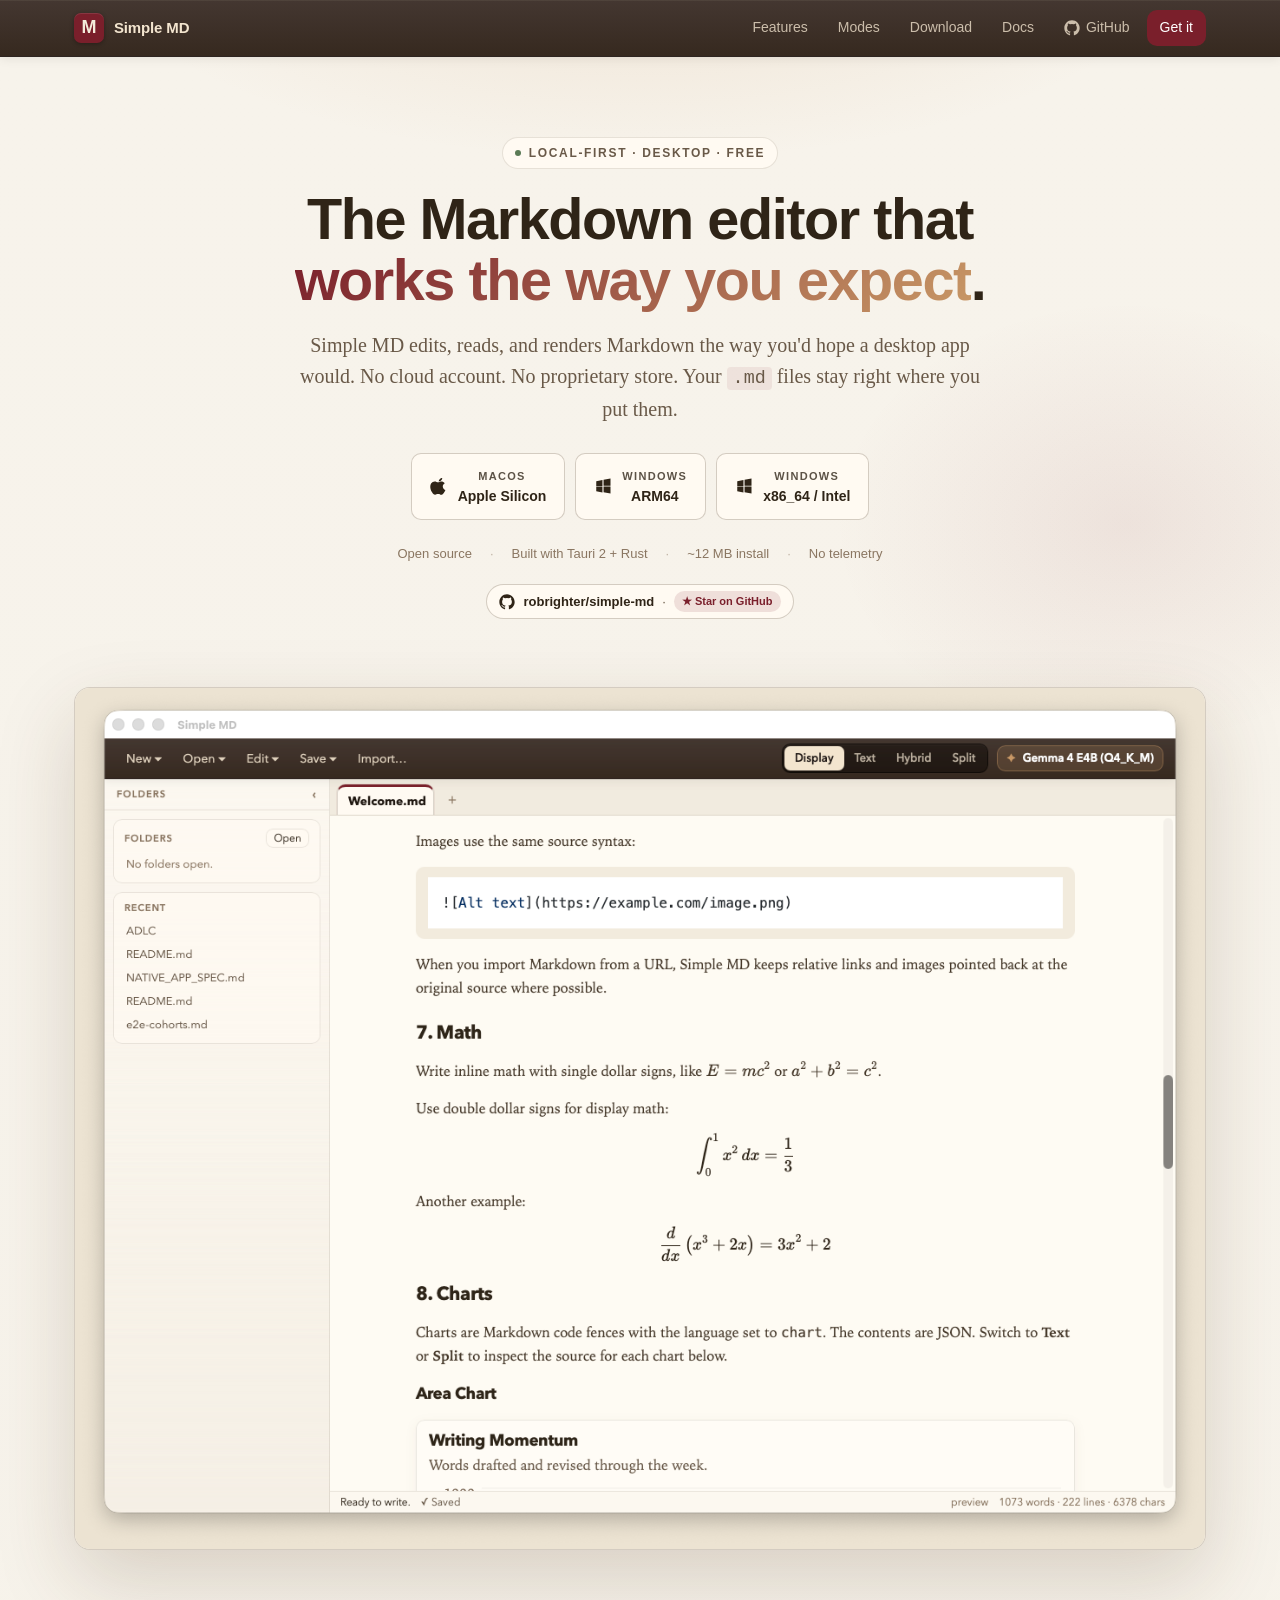
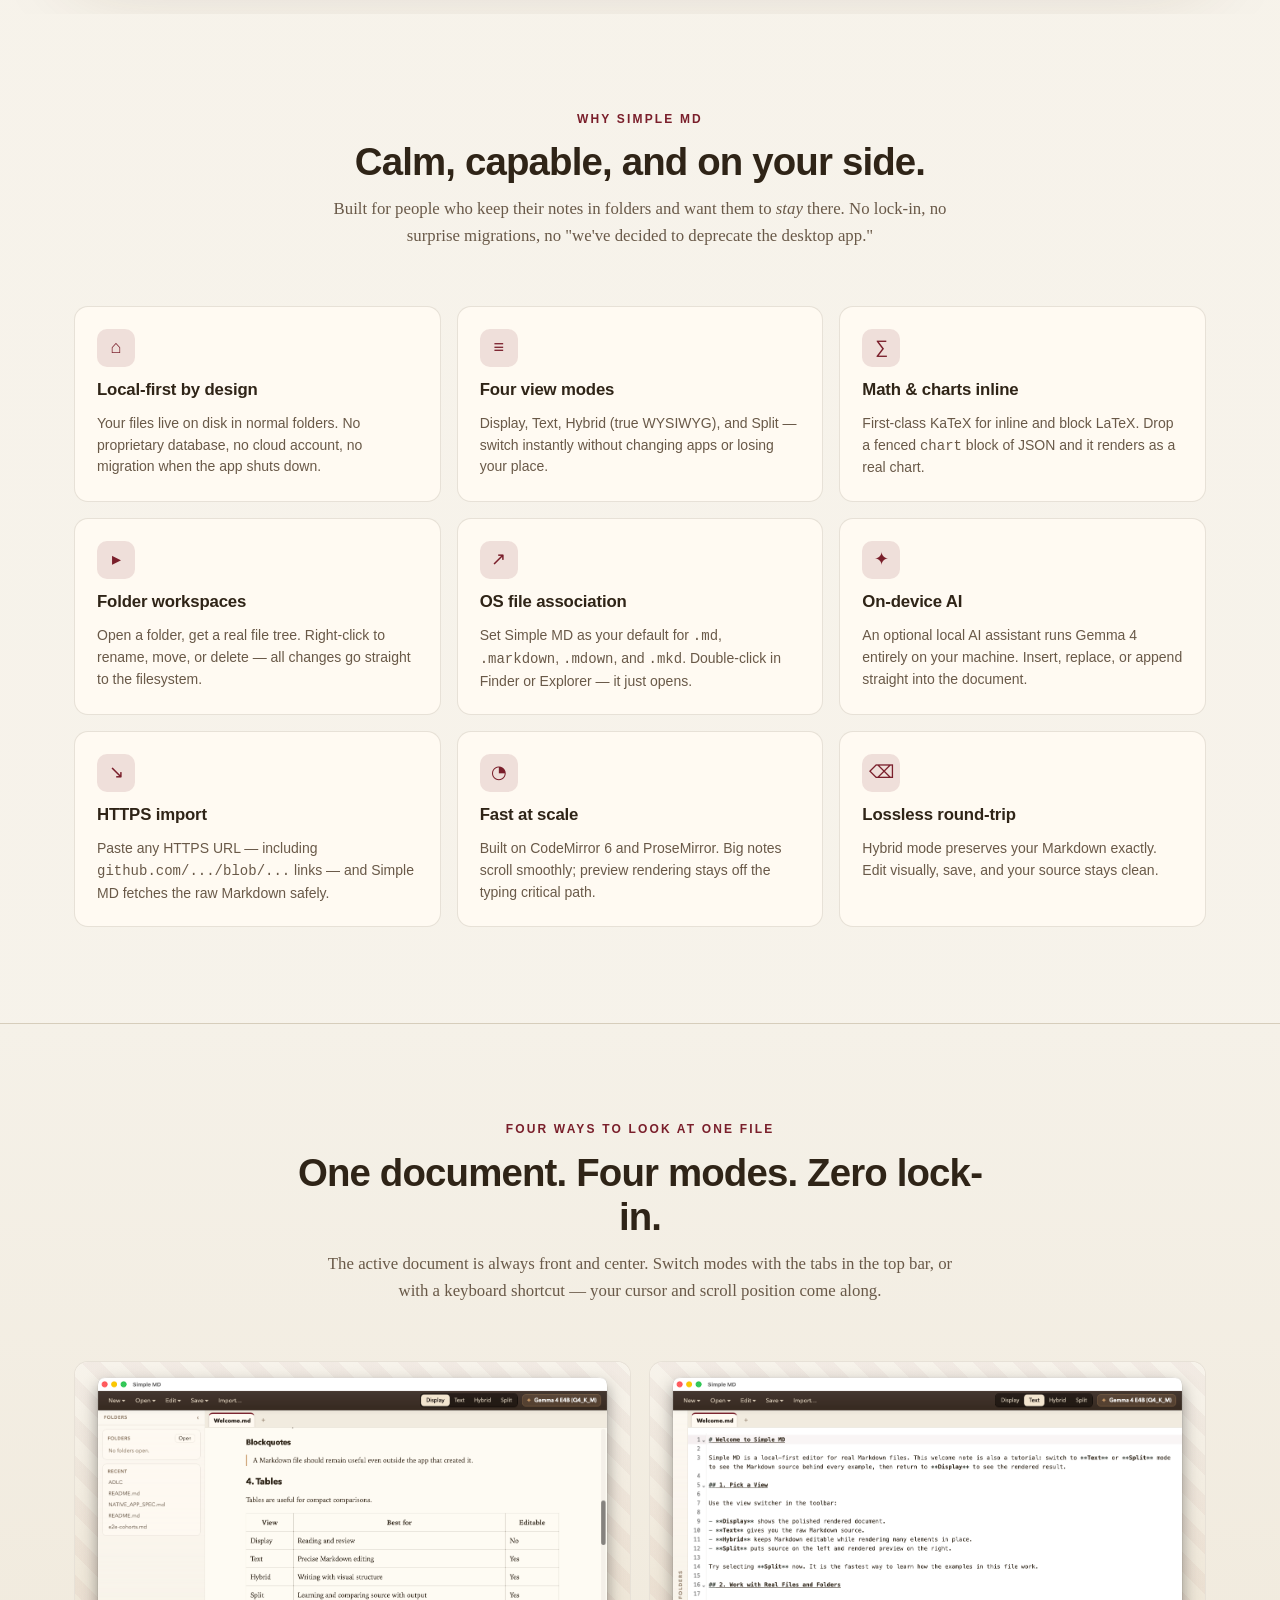
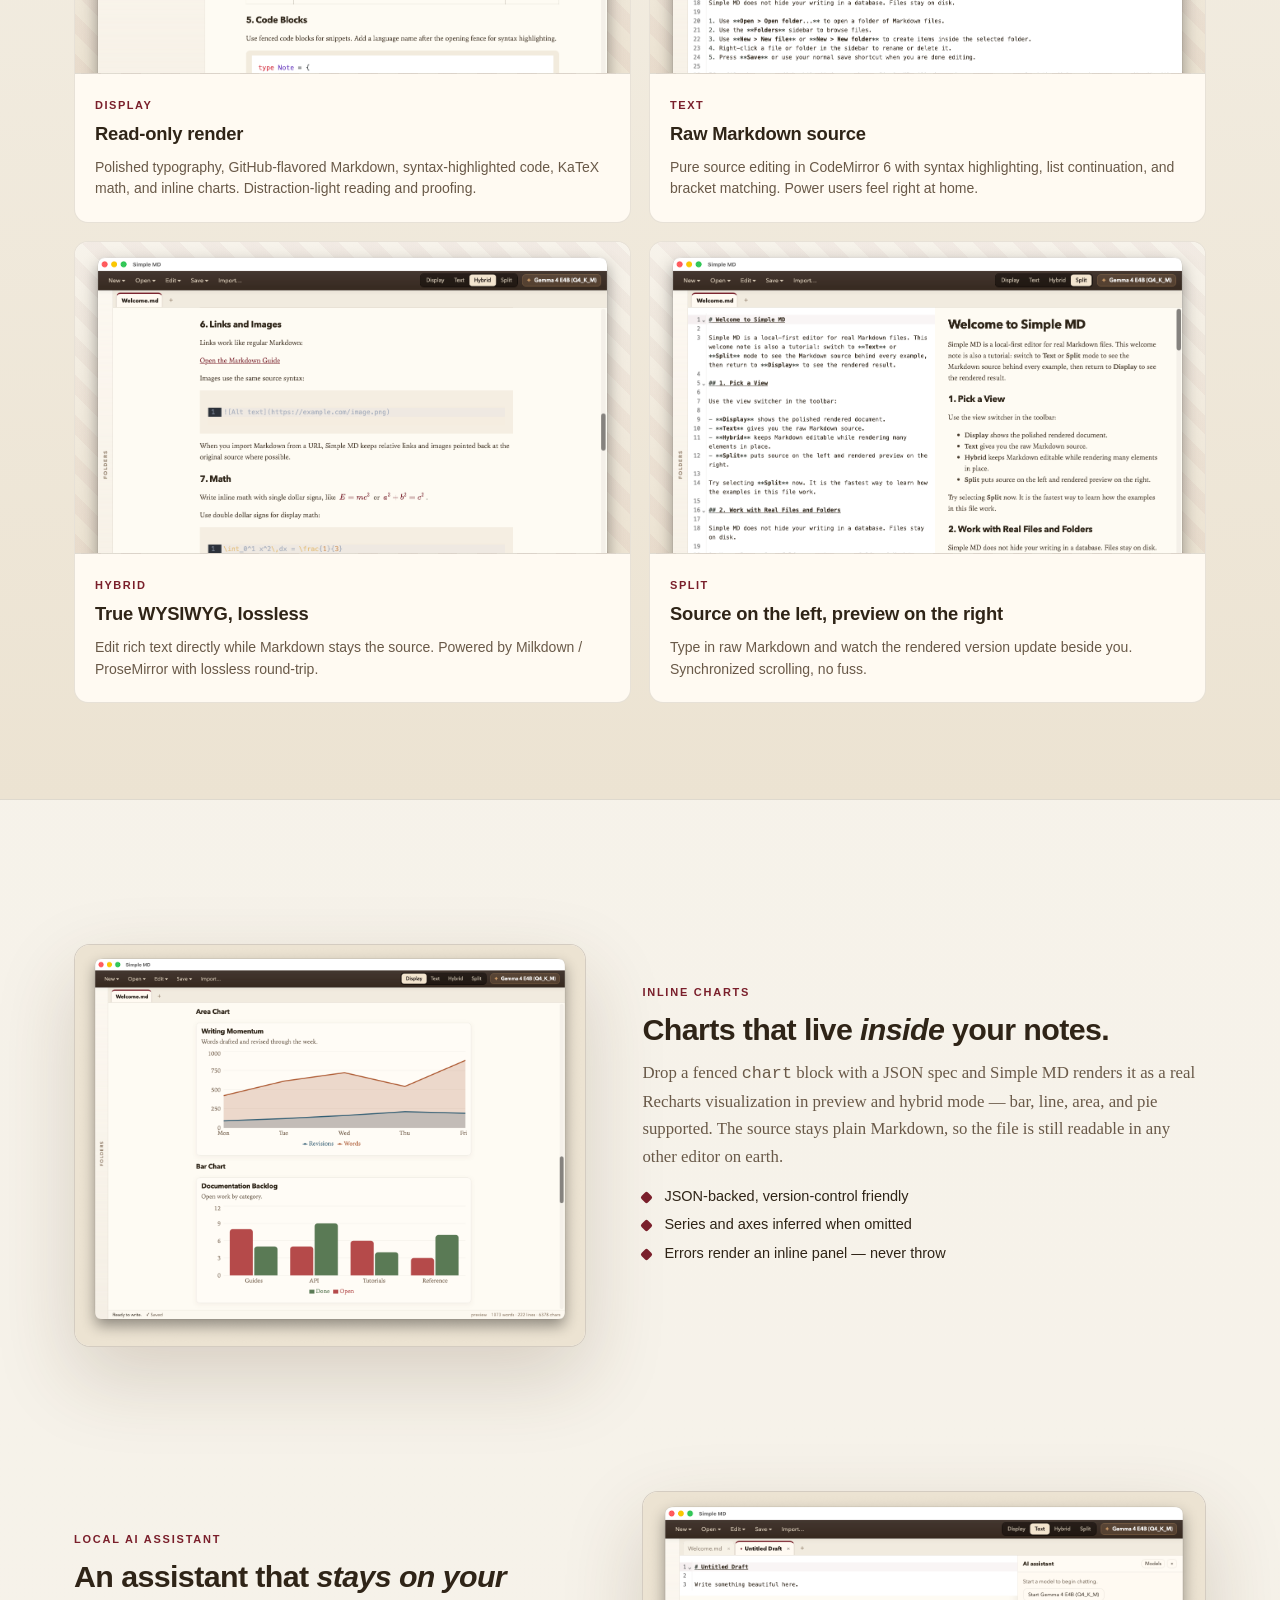
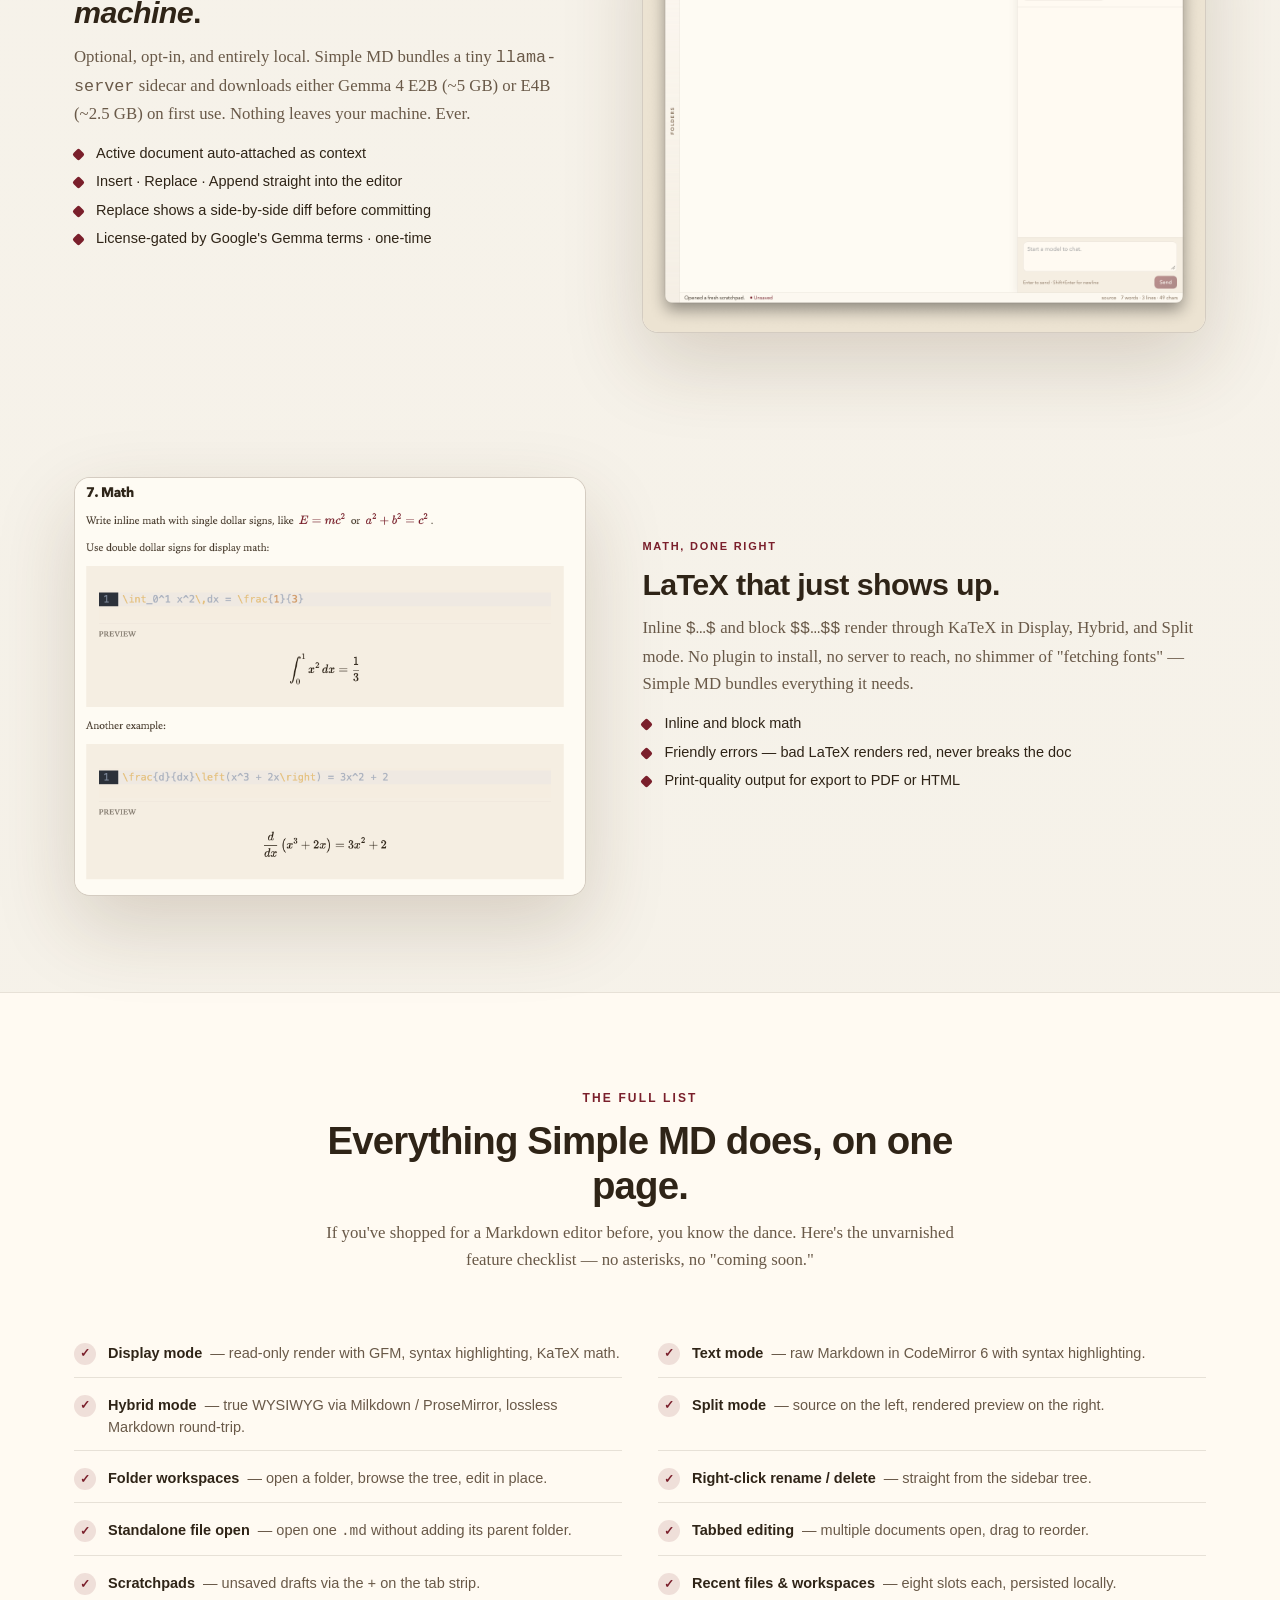
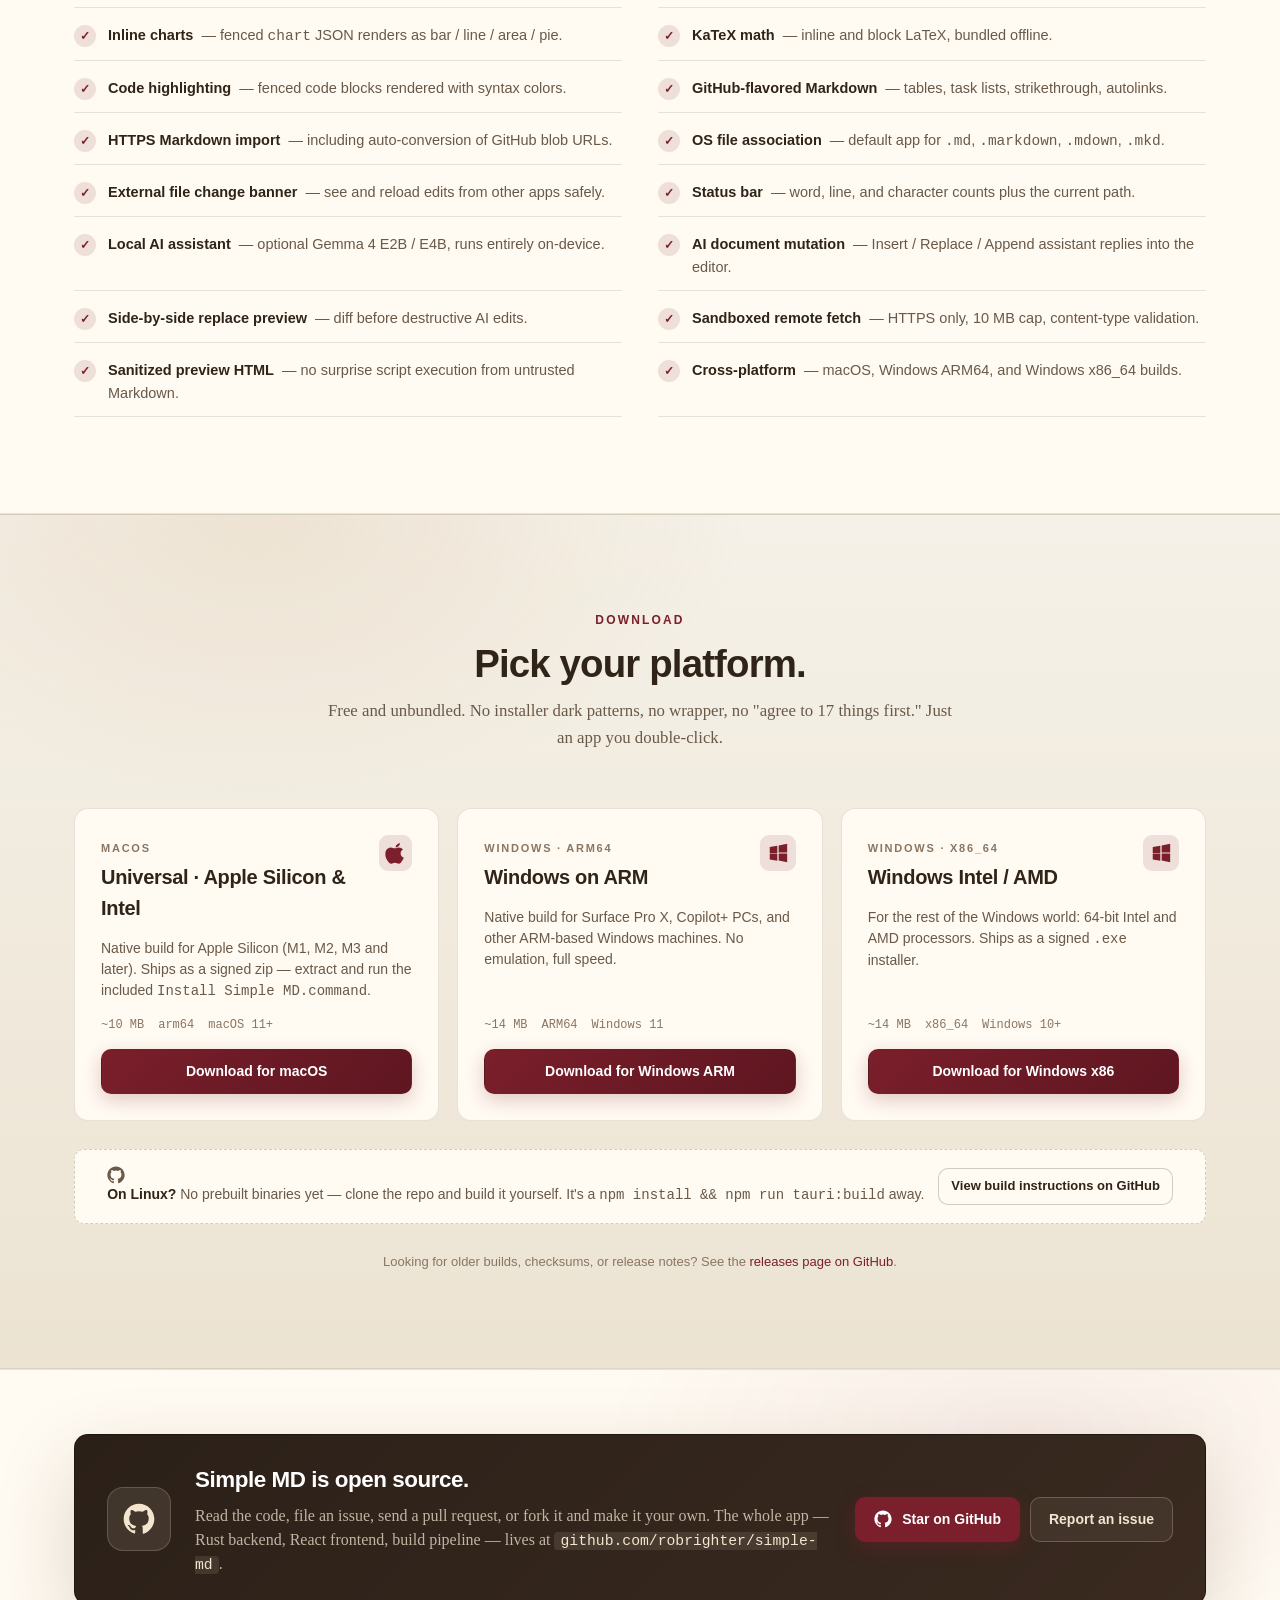
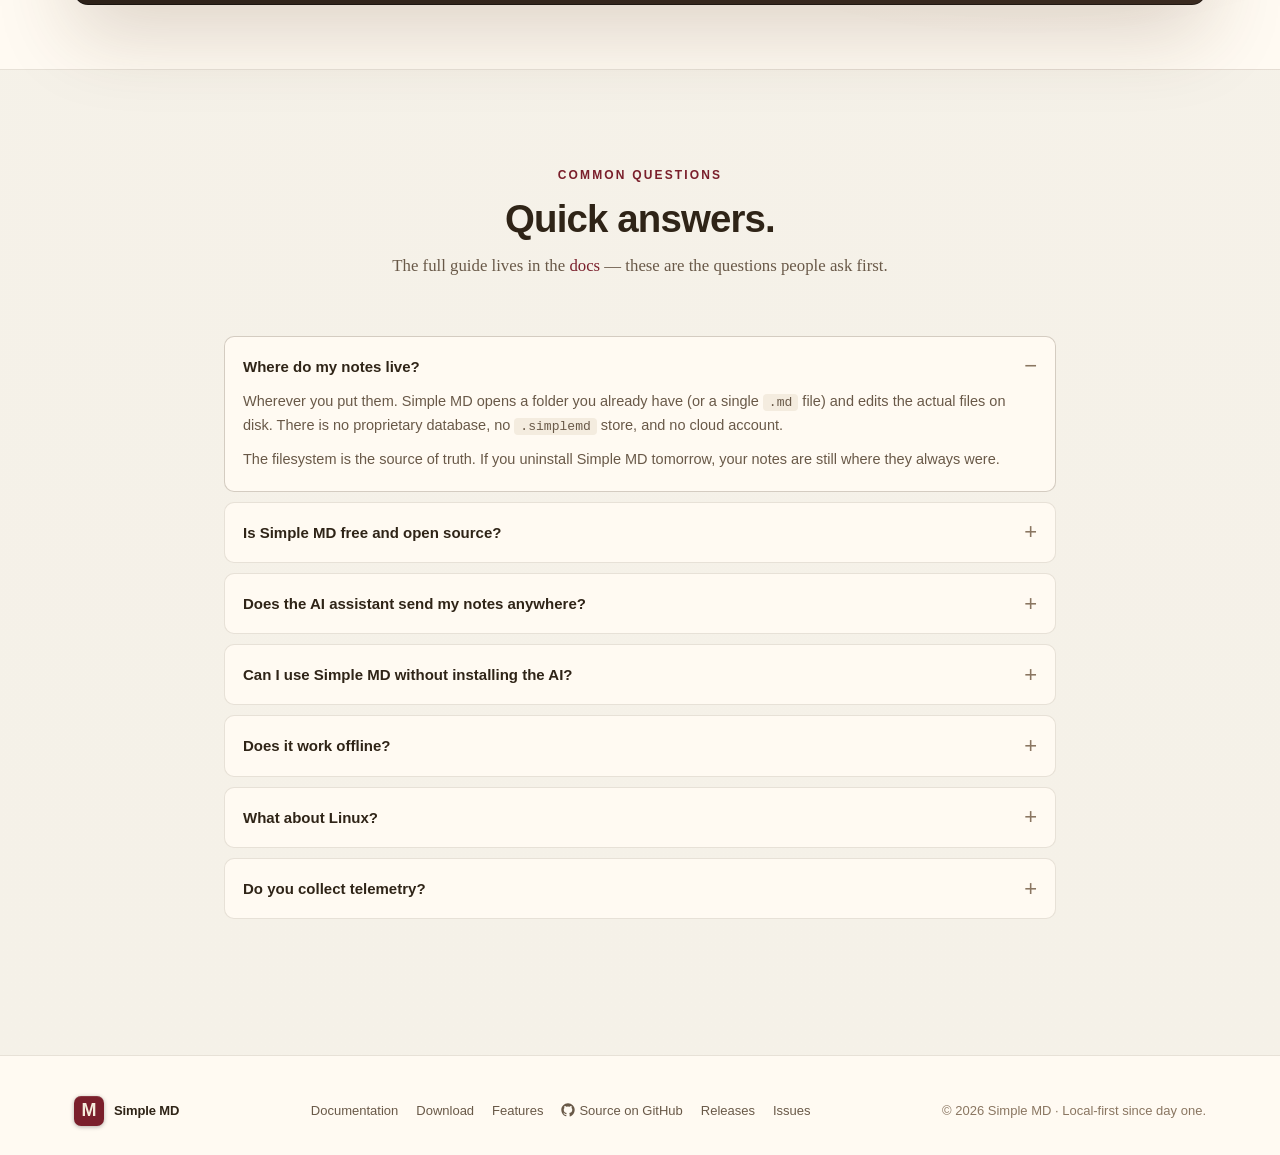
<file: index.html>
<!doctype html>
<html lang="en">
<head>
  <meta charset="utf-8" />
  <meta name="viewport" content="width=device-width, initial-scale=1" />
  <title>Simple MD — A calm, local-first Markdown editor</title>
  <meta name="description" content="Simple MD is a local-first desktop Markdown editor. Four view modes, inline charts, KaTeX math, folder workspaces, and an on-device AI assistant. macOS and Windows." />
  <link rel="icon" type="image/svg+xml" href="assets/favicon.svg" />
  <link rel="stylesheet" href="styles.css" />
  <meta property="og:title" content="Simple MD" />
  <meta property="og:description" content="A calm, local-first Markdown editor. Your files stay on disk. Your writing stays yours." />
  <meta property="og:type" content="website" />
</head>
<body>

<header class="site-nav">
  <div class="site-nav__inner">
    <a class="brand" href="./">
      <span class="brand__mark">M</span>
      <span>Simple&nbsp;MD</span>
    </a>
    <nav class="site-nav__links" aria-label="primary">
      <a href="#features">Features</a>
      <a href="#modes">Modes</a>
      <a href="#download">Download</a>
      <a href="docs.html">Docs</a>
      <a class="site-nav__github" href="https://github.com/robrighter/simple-md" target="_blank" rel="noopener" aria-label="View source on GitHub">
        <svg viewBox="0 0 24 24" fill="currentColor" aria-hidden="true"><path d="M12 .5C5.65.5.5 5.65.5 12c0 5.08 3.29 9.39 7.86 10.91.57.1.78-.25.78-.55v-2.07c-3.2.7-3.87-1.36-3.87-1.36-.52-1.32-1.27-1.67-1.27-1.67-1.04-.71.08-.7.08-.7 1.15.08 1.76 1.18 1.76 1.18 1.02 1.76 2.69 1.25 3.35.96.1-.74.4-1.25.72-1.54-2.55-.29-5.24-1.28-5.24-5.69 0-1.26.45-2.29 1.18-3.1-.12-.29-.51-1.46.11-3.05 0 0 .96-.31 3.15 1.18a10.94 10.94 0 0 1 5.74 0c2.19-1.49 3.15-1.18 3.15-1.18.62 1.59.23 2.76.11 3.05.74.81 1.18 1.84 1.18 3.1 0 4.42-2.7 5.39-5.27 5.68.41.36.78 1.06.78 2.14v3.17c0 .31.21.66.79.55C20.21 21.39 23.5 17.08 23.5 12 23.5 5.65 18.35.5 12 .5z"/></svg>
        GitHub
      </a>
      <a class="site-nav__cta" href="#download">Get it</a>
    </nav>
  </div>
</header>

<main>
  <section class="hero">
    <div class="container hero__inner">
      <span class="hero__eyebrow">Local-first · Desktop · Free</span>
      <h1>The Markdown editor that <em>works the way you expect</em>.</h1>
      <p class="hero__lede">
        Simple MD edits, reads, and renders Markdown the way you'd hope a desktop app would.
        No cloud account. No proprietary store. Your <code style="background:rgba(122,31,43,.08);padding:1px 6px;border-radius:4px;font-size:.92em">.md</code> files
        stay right where you put them.
      </p>

      <div class="hero__downloads" id="hero-downloads">
        <a class="btn btn--ghost" href="downloads/Simple-MD-0.1.0-Mac-Apple-Silicon.zip" data-download="mac" download>
          <svg class="btn__icon" viewBox="0 0 24 24" fill="currentColor" aria-hidden="true"><path d="M16.365 1.43c0 1.14-.456 2.232-1.273 3.043-.872.866-2.292 1.531-3.43 1.443-.14-1.119.42-2.282 1.213-3.022.886-.83 2.376-1.452 3.49-1.464zM20.5 17.21c-.55 1.273-.812 1.842-1.521 2.969-.989 1.572-2.385 3.529-4.114 3.546-1.535.014-1.93-1.001-4.014-.987-2.085.014-2.519.999-4.057.985-1.73-.018-3.05-1.78-4.04-3.353C-.034 16.32-.282 11.41 1.412 8.804c1.205-1.85 3.106-2.928 4.892-2.928 1.819 0 2.962 1 4.464 1 1.456 0 2.342-1.001 4.444-1.001 1.59 0 3.276.866 4.477 2.366-3.937 2.157-3.298 7.78.811 8.97z"/></svg>
          <span>
            <span class="btn__os">macOS</span><br/>
            Apple Silicon
          </span>
        </a>
        <a class="btn btn--ghost" href="downloads/Simple-MD_0.1.0_arm64-setup.exe" data-download="win-arm" download>
          <svg class="btn__icon" viewBox="0 0 24 24" fill="currentColor" aria-hidden="true"><path d="M3 5.5 11.25 4v8H3V5.5zM12.75 3.7 22 2v9.5h-9.25V3.7zM3 12.5h8.25v8L3 19V12.5zM12.75 12.5H22V22l-9.25-1.7v-7.8z"/></svg>
          <span>
            <span class="btn__os">Windows</span><br/>
            ARM64
          </span>
        </a>
        <a class="btn btn--ghost" href="downloads/Simple-MD_0.1.0_x64-setup.exe" data-download="win-x64" download>
          <svg class="btn__icon" viewBox="0 0 24 24" fill="currentColor" aria-hidden="true"><path d="M3 5.5 11.25 4v8H3V5.5zM12.75 3.7 22 2v9.5h-9.25V3.7zM3 12.5h8.25v8L3 19V12.5zM12.75 12.5H22V22l-9.25-1.7v-7.8z"/></svg>
          <span>
            <span class="btn__os">Windows</span><br/>
            x86_64 / Intel
          </span>
        </a>
      </div>

      <div class="hero__meta">
        <span>Open source</span>
        <span>Built with Tauri 2 + Rust</span>
        <span>~12 MB install</span>
        <span>No telemetry</span>
      </div>

      <a class="gh-pill" href="https://github.com/robrighter/simple-md" target="_blank" rel="noopener">
        <svg viewBox="0 0 24 24" fill="currentColor" aria-hidden="true"><path d="M12 .5C5.65.5.5 5.65.5 12c0 5.08 3.29 9.39 7.86 10.91.57.1.78-.25.78-.55v-2.07c-3.2.7-3.87-1.36-3.87-1.36-.52-1.32-1.27-1.67-1.27-1.67-1.04-.71.08-.7.08-.7 1.15.08 1.76 1.18 1.76 1.18 1.02 1.76 2.69 1.25 3.35.96.1-.74.4-1.25.72-1.54-2.55-.29-5.24-1.28-5.24-5.69 0-1.26.45-2.29 1.18-3.1-.12-.29-.51-1.46.11-3.05 0 0 .96-.31 3.15 1.18a10.94 10.94 0 0 1 5.74 0c2.19-1.49 3.15-1.18 3.15-1.18.62 1.59.23 2.76.11 3.05.74.81 1.18 1.84 1.18 3.1 0 4.42-2.7 5.39-5.27 5.68.41.36.78 1.06.78 2.14v3.17c0 .31.21.66.79.55C20.21 21.39 23.5 17.08 23.5 12 23.5 5.65 18.35.5 12 .5z"/></svg>
        <span>robrighter/simple-md</span>
        <span class="gh-pill__label">·</span>
        <span class="gh-pill__count">★ Star on GitHub</span>
      </a>

      <div class="shot-frame shot-frame--bare">
        <img class="shot-img" src="screenshots/split-mode.png" alt="Simple MD with the workspace sidebar open and a Markdown document rendered with tables, code blocks, and a sidebar tree" />
      </div>
    </div>
  </section>

  <section id="features">
    <div class="container">
      <div class="section-head">
        <span class="section-head__eyebrow">Why Simple MD</span>
        <h2>Calm, capable, and on your side.</h2>
        <p>Built for people who keep their notes in folders and want them to <em>stay</em> there. No lock-in, no surprise migrations, no "we've decided to deprecate the desktop app."</p>
      </div>

      <div class="feature-grid">
        <article class="feature">
          <div class="feature__icon">⌂</div>
          <h3>Local-first by design</h3>
          <p>Your files live on disk in normal folders. No proprietary database, no cloud account, no migration when the app shuts down.</p>
        </article>
        <article class="feature">
          <div class="feature__icon">≡</div>
          <h3>Four view modes</h3>
          <p>Display, Text, Hybrid (true WYSIWYG), and Split — switch instantly without changing apps or losing your place.</p>
        </article>
        <article class="feature">
          <div class="feature__icon">∑</div>
          <h3>Math &amp; charts inline</h3>
          <p>First-class KaTeX for inline and block LaTeX. Drop a fenced <code>chart</code> block of JSON and it renders as a real chart.</p>
        </article>
        <article class="feature">
          <div class="feature__icon">▸</div>
          <h3>Folder workspaces</h3>
          <p>Open a folder, get a real file tree. Right-click to rename, move, or delete — all changes go straight to the filesystem.</p>
        </article>
        <article class="feature">
          <div class="feature__icon">↗</div>
          <h3>OS file association</h3>
          <p>Set Simple MD as your default for <code>.md</code>, <code>.markdown</code>, <code>.mdown</code>, and <code>.mkd</code>. Double-click in Finder or Explorer — it just opens.</p>
        </article>
        <article class="feature">
          <div class="feature__icon">✦</div>
          <h3>On-device AI</h3>
          <p>An optional local AI assistant runs Gemma 4 entirely on your machine. Insert, replace, or append straight into the document.</p>
        </article>
        <article class="feature">
          <div class="feature__icon">↘</div>
          <h3>HTTPS import</h3>
          <p>Paste any HTTPS URL — including <code>github.com/.../blob/...</code> links — and Simple MD fetches the raw Markdown safely.</p>
        </article>
        <article class="feature">
          <div class="feature__icon">◔</div>
          <h3>Fast at scale</h3>
          <p>Built on CodeMirror 6 and ProseMirror. Big notes scroll smoothly; preview rendering stays off the typing critical path.</p>
        </article>
        <article class="feature">
          <div class="feature__icon">⌫</div>
          <h3>Lossless round-trip</h3>
          <p>Hybrid mode preserves your Markdown exactly. Edit visually, save, and your source stays clean.</p>
        </article>
      </div>
    </div>
  </section>

  <section id="modes" style="background: linear-gradient(180deg, var(--bg) 0%, var(--bg-strong) 100%); border-top: 1px solid var(--border); border-bottom: 1px solid var(--border);">
    <div class="container">
      <div class="section-head">
        <span class="section-head__eyebrow">Four ways to look at one file</span>
        <h2>One document. Four modes. Zero lock-in.</h2>
        <p>The active document is always front and center. Switch modes with the tabs in the top bar, or with a keyboard shortcut — your cursor and scroll position come along.</p>
      </div>

      <div class="modes">
        <article class="mode-card">
          <div class="mode-card__shot">
            <img src="screenshots/hybrid-mode.png" alt="Display mode rendering a long Markdown document with tables, code blocks, and the sidebar open" loading="lazy" />
          </div>
          <div class="mode-card__body">
            <span class="mode-card__tag">Display</span>
            <h3>Read-only render</h3>
            <p>Polished typography, GitHub-flavored Markdown, syntax-highlighted code, KaTeX math, and inline charts. Distraction-light reading and proofing.</p>
          </div>
        </article>

        <article class="mode-card">
          <div class="mode-card__shot">
            <img src="screenshots/text-mode.png" alt="Text mode showing raw Markdown source in the CodeMirror 6 editor with line numbers" loading="lazy" />
          </div>
          <div class="mode-card__body">
            <span class="mode-card__tag">Text</span>
            <h3>Raw Markdown source</h3>
            <p>Pure source editing in CodeMirror 6 with syntax highlighting, list continuation, and bracket matching. Power users feel right at home.</p>
          </div>
        </article>

        <article class="mode-card">
          <div class="mode-card__shot">
            <img src="screenshots/inline-charts.png" alt="Hybrid mode with rich text rendered in place while Markdown remains the source" loading="lazy" />
          </div>
          <div class="mode-card__body">
            <span class="mode-card__tag">Hybrid</span>
            <h3>True WYSIWYG, lossless</h3>
            <p>Edit rich text directly while Markdown stays the source. Powered by Milkdown / ProseMirror with lossless round-trip.</p>
          </div>
        </article>

        <article class="mode-card">
          <div class="mode-card__shot">
            <img src="screenshots/ai-assistant.png" alt="Split mode showing raw Markdown source on the left and the rendered preview on the right" loading="lazy" />
          </div>
          <div class="mode-card__body">
            <span class="mode-card__tag">Split</span>
            <h3>Source on the left, preview on the right</h3>
            <p>Type in raw Markdown and watch the rendered version update beside you. Synchronized scrolling, no fuss.</p>
          </div>
        </article>
      </div>
    </div>
  </section>

  <section>
    <div class="container">
      <div class="showcase">
        <div class="shot-frame shot-frame--bare">
          <img class="shot-img" src="screenshots/hero.png" alt="Simple MD rendering an area chart and a bar chart inline from fenced chart code blocks" loading="lazy" />
        </div>
        <div class="showcase__copy">
          <span class="eyebrow">Inline charts</span>
          <h3>Charts that live <em>inside</em> your notes.</h3>
          <p>
            Drop a fenced <code>chart</code> block with a JSON spec and Simple MD renders it as a real Recharts visualization in
            preview and hybrid mode — bar, line, area, and pie supported. The source stays plain Markdown,
            so the file is still readable in any other editor on earth.
          </p>
          <ul class="showcase__list">
            <li>JSON-backed, version-control friendly</li>
            <li>Series and axes inferred when omitted</li>
            <li>Errors render an inline panel — never throw</li>
          </ul>
        </div>
      </div>

      <div class="showcase showcase--reverse">
        <div class="shot-frame shot-frame--bare">
          <img class="shot-img" src="screenshots/display-mode.png" alt="Simple MD with the on-device AI assistant panel docked on the right next to a Markdown scratchpad" loading="lazy" />
        </div>
        <div class="showcase__copy">
          <span class="eyebrow">Local AI assistant</span>
          <h3>An assistant that <em>stays on your machine</em>.</h3>
          <p>
            Optional, opt-in, and entirely local. Simple MD bundles a tiny <code>llama-server</code> sidecar
            and downloads either Gemma&nbsp;4 E2B (~5&nbsp;GB) or E4B (~2.5&nbsp;GB) on first use. Nothing
            leaves your machine. Ever.
          </p>
          <ul class="showcase__list">
            <li>Active document auto-attached as context</li>
            <li>Insert · Replace · Append straight into the editor</li>
            <li>Replace shows a side-by-side diff before committing</li>
            <li>License-gated by Google's Gemma terms · one-time</li>
          </ul>
        </div>
      </div>

      <div class="showcase">
        <div class="shot-frame shot-frame--bare">
          <img class="shot-img" src="screenshots/math-katex.png" alt="Inline LaTeX and block equations rendered crisply with KaTeX in Simple MD" loading="lazy" />
        </div>
        <div class="showcase__copy">
          <span class="eyebrow">Math, done right</span>
          <h3>LaTeX that just shows up.</h3>
          <p>
            Inline <code>$…$</code> and block <code>$$…$$</code> render through KaTeX in
            Display, Hybrid, and Split mode. No plugin to install, no server to reach, no shimmer
            of "fetching fonts" — Simple MD bundles everything it needs.
          </p>
          <ul class="showcase__list">
            <li>Inline and block math</li>
            <li>Friendly errors — bad LaTeX renders red, never breaks the doc</li>
            <li>Print-quality output for export to PDF or HTML</li>
          </ul>
        </div>
      </div>
    </div>
  </section>

  <section style="background: var(--panel); border-top: 1px solid var(--border); border-bottom: 1px solid var(--border);">
    <div class="container">
      <div class="section-head">
        <span class="section-head__eyebrow">The full list</span>
        <h2>Everything Simple MD does, on one page.</h2>
        <p>If you've shopped for a Markdown editor before, you know the dance. Here's the unvarnished feature checklist — no asterisks, no "coming soon."</p>
      </div>

      <ul class="checklist">
        <li><div><strong>Display mode</strong><span> — read-only render with GFM, syntax highlighting, KaTeX math.</span></div></li>
        <li><div><strong>Text mode</strong><span> — raw Markdown in CodeMirror 6 with syntax highlighting.</span></div></li>
        <li><div><strong>Hybrid mode</strong><span> — true WYSIWYG via Milkdown / ProseMirror, lossless Markdown round-trip.</span></div></li>
        <li><div><strong>Split mode</strong><span> — source on the left, rendered preview on the right.</span></div></li>
        <li><div><strong>Folder workspaces</strong><span> — open a folder, browse the tree, edit in place.</span></div></li>
        <li><div><strong>Right-click rename / delete</strong><span> — straight from the sidebar tree.</span></div></li>
        <li><div><strong>Standalone file open</strong><span> — open one <code>.md</code> without adding its parent folder.</span></div></li>
        <li><div><strong>Tabbed editing</strong><span> — multiple documents open, drag to reorder.</span></div></li>
        <li><div><strong>Scratchpads</strong><span> — unsaved drafts via the <code>+</code> on the tab strip.</span></div></li>
        <li><div><strong>Recent files &amp; workspaces</strong><span> — eight slots each, persisted locally.</span></div></li>
        <li><div><strong>Inline charts</strong><span> — fenced <code>chart</code> JSON renders as bar / line / area / pie.</span></div></li>
        <li><div><strong>KaTeX math</strong><span> — inline and block LaTeX, bundled offline.</span></div></li>
        <li><div><strong>Code highlighting</strong><span> — fenced code blocks rendered with syntax colors.</span></div></li>
        <li><div><strong>GitHub-flavored Markdown</strong><span> — tables, task lists, strikethrough, autolinks.</span></div></li>
        <li><div><strong>HTTPS Markdown import</strong><span> — including auto-conversion of GitHub blob URLs.</span></div></li>
        <li><div><strong>OS file association</strong><span> — default app for <code>.md</code>, <code>.markdown</code>, <code>.mdown</code>, <code>.mkd</code>.</span></div></li>
        <li><div><strong>External file change banner</strong><span> — see and reload edits from other apps safely.</span></div></li>
        <li><div><strong>Status bar</strong><span> — word, line, and character counts plus the current path.</span></div></li>
        <li><div><strong>Local AI assistant</strong><span> — optional Gemma 4 E2B / E4B, runs entirely on-device.</span></div></li>
        <li><div><strong>AI document mutation</strong><span> — Insert / Replace / Append assistant replies into the editor.</span></div></li>
        <li><div><strong>Side-by-side replace preview</strong><span> — diff before destructive AI edits.</span></div></li>
        <li><div><strong>Sandboxed remote fetch</strong><span> — HTTPS only, 10 MB cap, content-type validation.</span></div></li>
        <li><div><strong>Sanitized preview HTML</strong><span> — no surprise script execution from untrusted Markdown.</span></div></li>
        <li><div><strong>Cross-platform</strong><span> — macOS, Windows ARM64, and Windows x86_64 builds.</span></div></li>
      </ul>
    </div>
  </section>

  <section id="download" class="section--downloads">
    <div class="container">
      <div class="section-head">
        <span class="section-head__eyebrow">Download</span>
        <h2>Pick your platform.</h2>
        <p>Free and unbundled. No installer dark patterns, no wrapper, no "agree to 17 things first." Just an app you double-click.</p>
      </div>

      <div class="download-grid">
        <article class="download-card" id="download-mac">
          <div class="download-card__head">
            <div>
              <span class="download-card__os">macOS</span>
              <h3>Universal · Apple Silicon &amp; Intel</h3>
            </div>
            <div class="download-card__icon" aria-hidden="true">
              <svg width="22" height="22" viewBox="0 0 24 24" fill="currentColor"><path d="M16.365 1.43c0 1.14-.456 2.232-1.273 3.043-.872.866-2.292 1.531-3.43 1.443-.14-1.119.42-2.282 1.213-3.022.886-.83 2.376-1.452 3.49-1.464zM20.5 17.21c-.55 1.273-.812 1.842-1.521 2.969-.989 1.572-2.385 3.529-4.114 3.546-1.535.014-1.93-1.001-4.014-.987-2.085.014-2.519.999-4.057.985-1.73-.018-3.05-1.78-4.04-3.353C-.034 16.32-.282 11.41 1.412 8.804c1.205-1.85 3.106-2.928 4.892-2.928 1.819 0 2.962 1 4.464 1 1.456 0 2.342-1.001 4.444-1.001 1.59 0 3.276.866 4.477 2.366-3.937 2.157-3.298 7.78.811 8.97z"/></svg>
            </div>
          </div>
          <p>Native build for Apple Silicon (M1, M2, M3 and later). Ships as a signed zip — extract and run the included <code>Install Simple MD.command</code>.</p>
          <div class="download-card__meta"><span>~10 MB</span><span>arm64</span><span>macOS 11+</span></div>
          <a class="btn btn--primary" href="downloads/Simple-MD-0.1.0-Mac-Apple-Silicon.zip" data-download="mac" download>Download for macOS</a>
        </article>

        <article class="download-card" id="download-win-arm">
          <div class="download-card__head">
            <div>
              <span class="download-card__os">Windows · ARM64</span>
              <h3>Windows on ARM</h3>
            </div>
            <div class="download-card__icon" aria-hidden="true">
              <svg width="22" height="22" viewBox="0 0 24 24" fill="currentColor"><path d="M3 5.5 11.25 4v8H3V5.5zM12.75 3.7 22 2v9.5h-9.25V3.7zM3 12.5h8.25v8L3 19V12.5zM12.75 12.5H22V22l-9.25-1.7v-7.8z"/></svg>
            </div>
          </div>
          <p>Native build for Surface Pro X, Copilot+ PCs, and other ARM-based Windows machines. No emulation, full speed.</p>
          <div class="download-card__meta"><span>~14 MB</span><span>ARM64</span><span>Windows 11</span></div>
          <a class="btn btn--primary" href="downloads/Simple-MD_0.1.0_arm64-setup.exe" data-download="win-arm" download>Download for Windows ARM</a>
        </article>

        <article class="download-card" id="download-win-x64">
          <div class="download-card__head">
            <div>
              <span class="download-card__os">Windows · x86_64</span>
              <h3>Windows Intel / AMD</h3>
            </div>
            <div class="download-card__icon" aria-hidden="true">
              <svg width="22" height="22" viewBox="0 0 24 24" fill="currentColor"><path d="M3 5.5 11.25 4v8H3V5.5zM12.75 3.7 22 2v9.5h-9.25V3.7zM3 12.5h8.25v8L3 19V12.5zM12.75 12.5H22V22l-9.25-1.7v-7.8z"/></svg>
            </div>
          </div>
          <p>For the rest of the Windows world: 64-bit Intel and AMD processors. Ships as a signed <code>.exe</code> installer.</p>
          <div class="download-card__meta"><span>~14 MB</span><span>x86_64</span><span>Windows 10+</span></div>
          <a class="btn btn--primary" href="downloads/Simple-MD_0.1.0_x64-setup.exe" data-download="win-x64" download>Download for Windows x86</a>
        </article>
      </div>

      <div class="linux-callout">
        <span>
          <svg viewBox="0 0 24 24" fill="currentColor" aria-hidden="true"><path d="M12 .5C5.65.5.5 5.65.5 12c0 5.08 3.29 9.39 7.86 10.91.57.1.78-.25.78-.55v-2.07c-3.2.7-3.87-1.36-3.87-1.36-.52-1.32-1.27-1.67-1.27-1.67-1.04-.71.08-.7.08-.7 1.15.08 1.76 1.18 1.76 1.18 1.02 1.76 2.69 1.25 3.35.96.1-.74.4-1.25.72-1.54-2.55-.29-5.24-1.28-5.24-5.69 0-1.26.45-2.29 1.18-3.1-.12-.29-.51-1.46.11-3.05 0 0 .96-.31 3.15 1.18a10.94 10.94 0 0 1 5.74 0c2.19-1.49 3.15-1.18 3.15-1.18.62 1.59.23 2.76.11 3.05.74.81 1.18 1.84 1.18 3.1 0 4.42-2.7 5.39-5.27 5.68.41.36.78 1.06.78 2.14v3.17c0 .31.21.66.79.55C20.21 21.39 23.5 17.08 23.5 12 23.5 5.65 18.35.5 12 .5z"/></svg>
          <strong>On Linux?</strong> No prebuilt binaries yet — clone the repo and build it yourself. It's a <code>npm install &amp;&amp; npm run tauri:build</code> away.
        </span>
        <a class="btn btn--ghost btn--sm" href="https://github.com/robrighter/simple-md" target="_blank" rel="noopener">View build instructions on GitHub</a>
      </div>

      <p style="text-align:center;margin:28px 0 0;color:var(--ink-muted);font-size:13px;">
        Looking for older builds, checksums, or release notes? See the <a href="https://github.com/robrighter/simple-md/releases" target="_blank" rel="noopener">releases page on GitHub</a>.
      </p>
    </div>
  </section>

  <section class="section--oss">
    <div class="container">
      <div class="oss-card">
        <div class="oss-card__icon" aria-hidden="true">
          <svg viewBox="0 0 24 24" fill="currentColor"><path d="M12 .5C5.65.5.5 5.65.5 12c0 5.08 3.29 9.39 7.86 10.91.57.1.78-.25.78-.55v-2.07c-3.2.7-3.87-1.36-3.87-1.36-.52-1.32-1.27-1.67-1.27-1.67-1.04-.71.08-.7.08-.7 1.15.08 1.76 1.18 1.76 1.18 1.02 1.76 2.69 1.25 3.35.96.1-.74.4-1.25.72-1.54-2.55-.29-5.24-1.28-5.24-5.69 0-1.26.45-2.29 1.18-3.1-.12-.29-.51-1.46.11-3.05 0 0 .96-.31 3.15 1.18a10.94 10.94 0 0 1 5.74 0c2.19-1.49 3.15-1.18 3.15-1.18.62 1.59.23 2.76.11 3.05.74.81 1.18 1.84 1.18 3.1 0 4.42-2.7 5.39-5.27 5.68.41.36.78 1.06.78 2.14v3.17c0 .31.21.66.79.55C20.21 21.39 23.5 17.08 23.5 12 23.5 5.65 18.35.5 12 .5z"/></svg>
        </div>
        <div>
          <h2>Simple MD is open source.</h2>
          <p>Read the code, file an issue, send a pull request, or fork it and make it your own. The whole app — Rust backend, React frontend, build pipeline — lives at <code style="background:rgba(255,240,210,0.1);padding:1px 6px;border-radius:4px;font-size:.92em;color:#f3e5cf;">github.com/robrighter/simple-md</code>.</p>
        </div>
        <div class="oss-card__actions">
          <a class="btn btn--primary" href="https://github.com/robrighter/simple-md" target="_blank" rel="noopener">
            <svg class="btn__icon" viewBox="0 0 24 24" fill="currentColor" aria-hidden="true"><path d="M12 .5C5.65.5.5 5.65.5 12c0 5.08 3.29 9.39 7.86 10.91.57.1.78-.25.78-.55v-2.07c-3.2.7-3.87-1.36-3.87-1.36-.52-1.32-1.27-1.67-1.27-1.67-1.04-.71.08-.7.08-.7 1.15.08 1.76 1.18 1.76 1.18 1.02 1.76 2.69 1.25 3.35.96.1-.74.4-1.25.72-1.54-2.55-.29-5.24-1.28-5.24-5.69 0-1.26.45-2.29 1.18-3.1-.12-.29-.51-1.46.11-3.05 0 0 .96-.31 3.15 1.18a10.94 10.94 0 0 1 5.74 0c2.19-1.49 3.15-1.18 3.15-1.18.62 1.59.23 2.76.11 3.05.74.81 1.18 1.84 1.18 3.1 0 4.42-2.7 5.39-5.27 5.68.41.36.78 1.06.78 2.14v3.17c0 .31.21.66.79.55C20.21 21.39 23.5 17.08 23.5 12 23.5 5.65 18.35.5 12 .5z"/></svg>
            Star on GitHub
          </a>
          <a class="btn btn--ghost" href="https://github.com/robrighter/simple-md/issues" target="_blank" rel="noopener">Report an issue</a>
        </div>
      </div>
    </div>
  </section>

  <section>
    <div class="container container--narrow">
      <div class="section-head">
        <span class="section-head__eyebrow">Common questions</span>
        <h2>Quick answers.</h2>
        <p>The full guide lives in the <a href="docs.html">docs</a> — these are the questions people ask first.</p>
      </div>

      <div class="faq-list">
        <details class="faq" open>
          <summary>Where do my notes live?</summary>
          <div class="faq__body">
            <p>Wherever you put them. Simple MD opens a folder you already have (or a single <code>.md</code> file) and edits the actual files on disk. There is no proprietary database, no <code>.simplemd</code> store, and no cloud account.</p>
            <p>The filesystem is the source of truth. If you uninstall Simple MD tomorrow, your notes are still where they always were.</p>
          </div>
        </details>

        <details class="faq">
          <summary>Is Simple MD free and open source?</summary>
          <div class="faq__body">
            <p>Yes — both. Simple MD is free to download and use on every supported platform, and the full source lives at <a href="https://github.com/robrighter/simple-md" target="_blank" rel="noopener">github.com/robrighter/simple-md</a>. Read the code, file an issue, send a pull request, or fork it.</p>
          </div>
        </details>

        <details class="faq">
          <summary>Does the AI assistant send my notes anywhere?</summary>
          <div class="faq__body">
            <p>No. The AI assistant is opt-in and runs entirely on your machine. We bundle a tiny <code>llama-server</code> sidecar and download a Gemma 4 model file (E2B, ~5 GB, or E4B, ~2.5 GB) on first run. Inference happens locally; nothing leaves the device.</p>
            <p>If you never click the AI button, no model is downloaded and no AI code runs.</p>
          </div>
        </details>

        <details class="faq">
          <summary>Can I use Simple MD without installing the AI?</summary>
          <div class="faq__body">
            <p>Absolutely. The AI assistant is one button in the sidebar. Ignore it and Simple MD is a clean, fast, fully-featured Markdown editor. The model is only fetched the first time you accept the Gemma terms and pick a variant.</p>
          </div>
        </details>

        <details class="faq">
          <summary>Does it work offline?</summary>
          <div class="faq__body">
            <p>Yes. The only network features are <em>HTTPS import</em> (when you paste a URL) and the one-time AI model download. Everything else — editing, rendering, charts, math, file operations — works fully offline.</p>
          </div>
        </details>

        <details class="faq">
          <summary>What about Linux?</summary>
          <div class="faq__body">
            <p>Linux is in scope per the spec but not yet a published build. Tauri makes it cheap to ship — once macOS and Windows are stable, Linux <code>.deb</code> and <code>AppImage</code> bundles are next.</p>
          </div>
        </details>

        <details class="faq">
          <summary>Do you collect telemetry?</summary>
          <div class="faq__body">
            <p>No. Simple MD does not phone home. There is no analytics SDK, no crash uploader, no "anonymous usage" toggle. The app makes network requests only when you explicitly ask it to (HTTPS import, model download).</p>
          </div>
        </details>
      </div>
    </div>
  </section>
</main>

<div class="install-modal" id="install-modal" role="dialog" aria-modal="true" aria-labelledby="install-modal-title" aria-hidden="true">
  <div class="install-modal__panel" role="document">
    <button class="install-modal__close" type="button" aria-label="Close" data-install-close>×</button>

    <template id="install-mac">
      <span class="install-modal__eyebrow">Download started</span>
      <h2 id="install-modal-title">Install Simple MD for macOS</h2>
      <p class="install-modal__lede">Your download should be in progress. Follow these three steps to finish installing.</p>
      <ol>
        <li>
          <strong>Download the latest zip.</strong><br/>
          <em>Simple MD 0.1.0 Mac Apple Silicon</em> — should already be downloading. If not, <a href="downloads/Simple-MD-0.1.0-Mac-Apple-Silicon.zip" download>start it manually</a>.
        </li>
        <li>
          <strong>Open the zip.</strong><br/>
          Safari may automatically extract it into your <code>Downloads</code> folder.
        </li>
        <li>
          <strong>Run this in Terminal:</strong>
          <pre><code>~/Downloads/Simple\ MD\ 0.1.0\ Mac\ Apple\ Silicon/Install\ Simple\ MD.command</code></pre>
          <button class="install-modal__copy" type="button" data-copy="~/Downloads/Simple\ MD\ 0.1.0\ Mac\ Apple\ Silicon/Install\ Simple\ MD.command">Copy command</button>
        </li>
      </ol>
      <p style="margin:0;color:var(--ink-soft);font-size:14px;">Simple MD will be installed into <code>/Applications</code> and opened automatically.</p>
      <div class="install-modal__footer">
        <span class="meta">macOS 11+ · Apple Silicon</span>
        <button class="btn btn--primary btn--sm" type="button" data-install-close>Got it</button>
      </div>
    </template>

    <template id="install-win-x64">
      <span class="install-modal__eyebrow">Download started</span>
      <h2 id="install-modal-title">Install Simple MD for Windows</h2>
      <p class="install-modal__lede">Your download should be in progress. Follow these steps to finish installing.</p>
      <ol>
        <li>
          <strong>Download the latest Windows installer.</strong><br/>
          <em>Simple MD 0.1.0 Windows (x86_64)</em> — should already be downloading. If not, <a href="downloads/Simple-MD_0.1.0_x64-setup.exe" download>start it manually</a>.
        </li>
        <li>
          <strong>Open the downloaded installer.</strong>
          <pre><code>Simple MD_0.1.0_x64-setup.exe</code></pre>
        </li>
        <li>
          <strong>If Windows SmartScreen appears, choose:</strong>
          <pre><code>More info → Run anyway</code></pre>
        </li>
        <li><strong>Follow the installer prompts.</strong></li>
        <li><strong>Launch Simple MD from the Start Menu.</strong></li>
      </ol>
      <div class="install-modal__footer">
        <span class="meta">Windows 10+ · x86_64</span>
        <button class="btn btn--primary btn--sm" type="button" data-install-close>Got it</button>
      </div>
    </template>

    <template id="install-win-arm">
      <span class="install-modal__eyebrow">Download started</span>
      <h2 id="install-modal-title">Install Simple MD for Windows (ARM)</h2>
      <p class="install-modal__lede">Your download should be in progress. Follow these steps to finish installing.</p>
      <ol>
        <li>
          <strong>Download the latest Windows ARM installer.</strong><br/>
          <em>Simple MD 0.1.0 Windows (ARM64)</em> — should already be downloading. If not, <a href="downloads/Simple-MD_0.1.0_arm64-setup.exe" download>start it manually</a>.
        </li>
        <li>
          <strong>Open the downloaded installer.</strong>
          <pre><code>Simple MD_0.1.0_arm64-setup.exe</code></pre>
        </li>
        <li>
          <strong>If Windows SmartScreen appears, choose:</strong>
          <pre><code>More info → Run anyway</code></pre>
        </li>
        <li><strong>Follow the installer prompts.</strong></li>
        <li><strong>Launch Simple MD from the Start Menu.</strong></li>
      </ol>
      <div class="install-modal__footer">
        <span class="meta">Windows 11 · ARM64</span>
        <button class="btn btn--primary btn--sm" type="button" data-install-close>Got it</button>
      </div>
    </template>

    <div id="install-modal-body"></div>
  </div>
</div>

<footer class="site-foot">
  <div class="site-foot__inner">
    <div>
      <a class="brand" href="./">
        <span class="brand__mark">M</span>
        <span style="color:var(--ink)">Simple MD</span>
      </a>
    </div>
    <div class="site-foot__links">
      <a href="docs.html">Documentation</a>
      <a href="index.html#download">Download</a>
      <a href="index.html#features">Features</a>
      <a href="https://github.com/robrighter/simple-md" target="_blank" rel="noopener">
        <svg width="14" height="14" viewBox="0 0 24 24" fill="currentColor" aria-hidden="true" style="display:inline-block;vertical-align:-2px;margin-right:4px;"><path d="M12 .5C5.65.5.5 5.65.5 12c0 5.08 3.29 9.39 7.86 10.91.57.1.78-.25.78-.55v-2.07c-3.2.7-3.87-1.36-3.87-1.36-.52-1.32-1.27-1.67-1.27-1.67-1.04-.71.08-.7.08-.7 1.15.08 1.76 1.18 1.76 1.18 1.02 1.76 2.69 1.25 3.35.96.1-.74.4-1.25.72-1.54-2.55-.29-5.24-1.28-5.24-5.69 0-1.26.45-2.29 1.18-3.1-.12-.29-.51-1.46.11-3.05 0 0 .96-.31 3.15 1.18a10.94 10.94 0 0 1 5.74 0c2.19-1.49 3.15-1.18 3.15-1.18.62 1.59.23 2.76.11 3.05.74.81 1.18 1.84 1.18 3.1 0 4.42-2.7 5.39-5.27 5.68.41.36.78 1.06.78 2.14v3.17c0 .31.21.66.79.55C20.21 21.39 23.5 17.08 23.5 12 23.5 5.65 18.35.5 12 .5z"/></svg>Source on GitHub</a>
      <a href="https://github.com/robrighter/simple-md/releases" target="_blank" rel="noopener">Releases</a>
      <a href="https://github.com/robrighter/simple-md/issues" target="_blank" rel="noopener">Issues</a>
    </div>
    <div>© 2026 Simple MD · Local-first since day one.</div>
  </div>
</footer>

<script>
  // Smooth scroll for in-page anchor links
  document.querySelectorAll('a[href^="#"]').forEach(a => {
    a.addEventListener('click', e => {
      const id = a.getAttribute('href').slice(1);
      if (!id) return;
      const target = document.getElementById(id);
      if (!target) return;
      e.preventDefault();
      target.scrollIntoView({ behavior: 'smooth', block: 'start' });
    });
  });

  // Reveal on scroll
  const observer = new IntersectionObserver(entries => {
    for (const entry of entries) {
      if (entry.isIntersecting) {
        entry.target.classList.add('is-visible');
        observer.unobserve(entry.target);
      }
    }
  }, { threshold: 0.08 });

  document.querySelectorAll('.feature, .mode-card, .download-card, .showcase, .checklist li')
    .forEach(el => { el.classList.add('fade-up'); observer.observe(el); });

  // OS detection — promote the matching download button.
  (function () {
    function detectOS() {
      const ua = navigator.userAgent || '';
      const platform = (navigator.userAgentData && navigator.userAgentData.platform) || navigator.platform || '';
      const arch = (navigator.userAgentData && (navigator.userAgentData.architecture || '')) || '';

      // Mac (incl. Apple Silicon — modern Safari spoofs Intel UA, but the platform is still "MacIntel").
      if (/Mac|iPhone|iPad|iPod/i.test(platform) || /Mac OS X|Macintosh/i.test(ua)) {
        return 'mac';
      }

      if (/Win/i.test(platform) || /Windows/i.test(ua)) {
        // ARM64 sniff: userAgentData hints at "arm" architecture; UA strings include "ARM64".
        if (/arm/i.test(arch) || /ARM64|aarch64/i.test(ua)) return 'win-arm';
        return 'win-x64';
      }

      return null; // Linux / unknown — leave defaults alone.
    }

    const detected = detectOS();
    if (!detected) return;

    // Hero: promote matching button to primary, demote others to ghost.
    const heroButtons = document.querySelectorAll('#hero-downloads a[data-download]');
    heroButtons.forEach(btn => {
      const isMatch = btn.getAttribute('data-download') === detected;
      btn.classList.toggle('btn--primary', isMatch);
      btn.classList.toggle('btn--ghost', !isMatch);
    });

    // Reorder: matched button first.
    const heroRow = document.getElementById('hero-downloads');
    if (heroRow) {
      const match = heroRow.querySelector(`a[data-download="${detected}"]`);
      if (match) heroRow.prepend(match);
    }

    // Download cards: tag the matching one.
    const cardMap = {
      'mac': 'download-mac',
      'win-arm': 'download-win-arm',
      'win-x64': 'download-win-x64',
    };
    const matchedCard = document.getElementById(cardMap[detected]);
    if (matchedCard) matchedCard.dataset.recommended = 'true';
  })();

  // Install instructions modal
  (function () {
    const modal = document.getElementById('install-modal');
    const body = document.getElementById('install-modal-body');
    if (!modal || !body) return;

    let lastFocus = null;

    function openInstall(kind) {
      const tpl = document.getElementById('install-' + kind);
      if (!tpl) return;
      body.innerHTML = '';
      body.appendChild(tpl.content.cloneNode(true));
      modal.dataset.open = 'true';
      modal.setAttribute('aria-hidden', 'false');
      lastFocus = document.activeElement;
      const focusable = modal.querySelector('[data-install-close]');
      if (focusable) focusable.focus();
      document.body.style.overflow = 'hidden';
    }

    function closeInstall() {
      modal.dataset.open = 'false';
      modal.setAttribute('aria-hidden', 'true');
      body.innerHTML = '';
      document.body.style.overflow = '';
      if (lastFocus && typeof lastFocus.focus === 'function') lastFocus.focus();
    }

    document.querySelectorAll('a[data-download]').forEach(a => {
      a.addEventListener('click', () => {
        // Let the browser handle the actual file download via the href + download attr;
        // open the install dialog right after so it's visible regardless of download UI.
        const kind = a.getAttribute('data-download');
        setTimeout(() => openInstall(kind), 150);
      });
    });

    modal.addEventListener('click', e => {
      if (e.target === modal) closeInstall();
      if (e.target.closest('[data-install-close]')) closeInstall();
      const copyBtn = e.target.closest('[data-copy]');
      if (copyBtn) {
        const text = copyBtn.getAttribute('data-copy');
        if (navigator.clipboard && text) {
          navigator.clipboard.writeText(text).then(() => {
            const original = copyBtn.textContent;
            copyBtn.textContent = 'Copied ✓';
            setTimeout(() => { copyBtn.textContent = original; }, 1600);
          });
        }
      }
    });

    document.addEventListener('keydown', e => {
      if (e.key === 'Escape' && modal.dataset.open === 'true') closeInstall();
    });
  })();
</script>

</body>
</html>
</file>
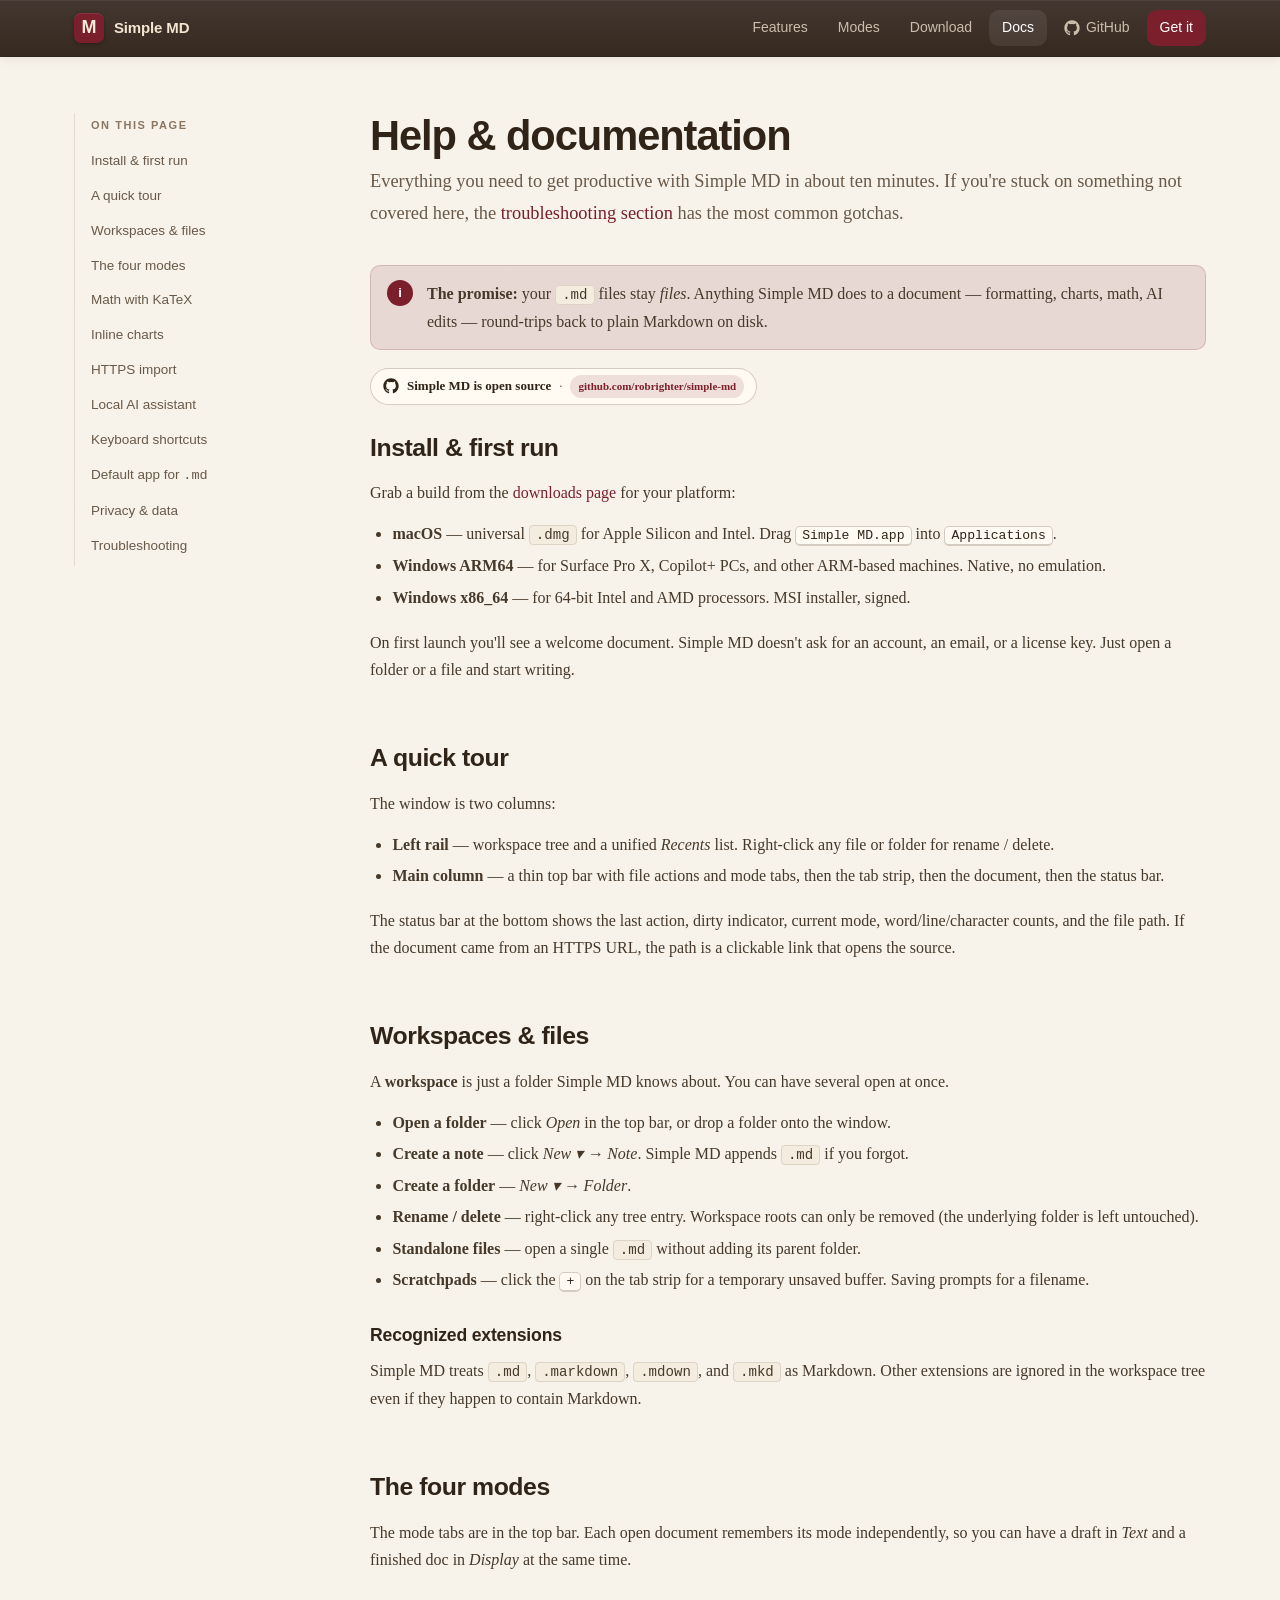
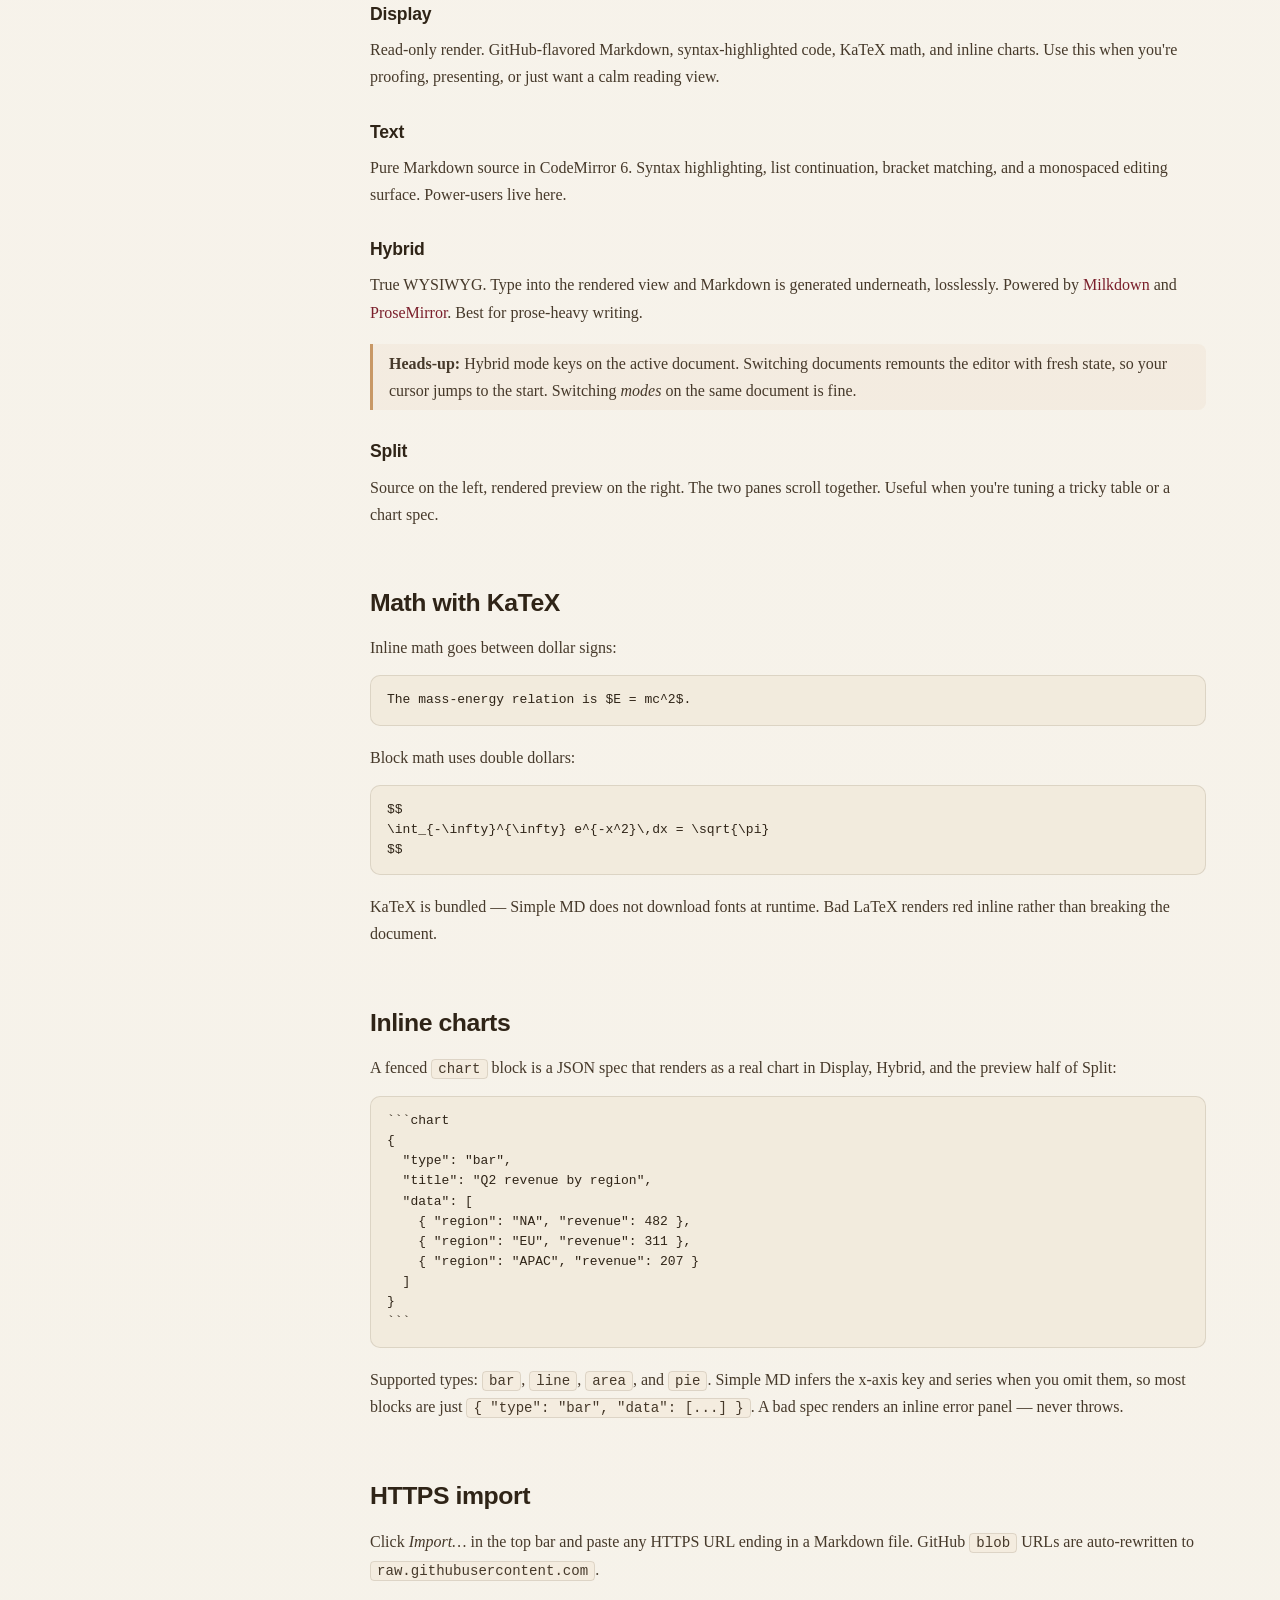
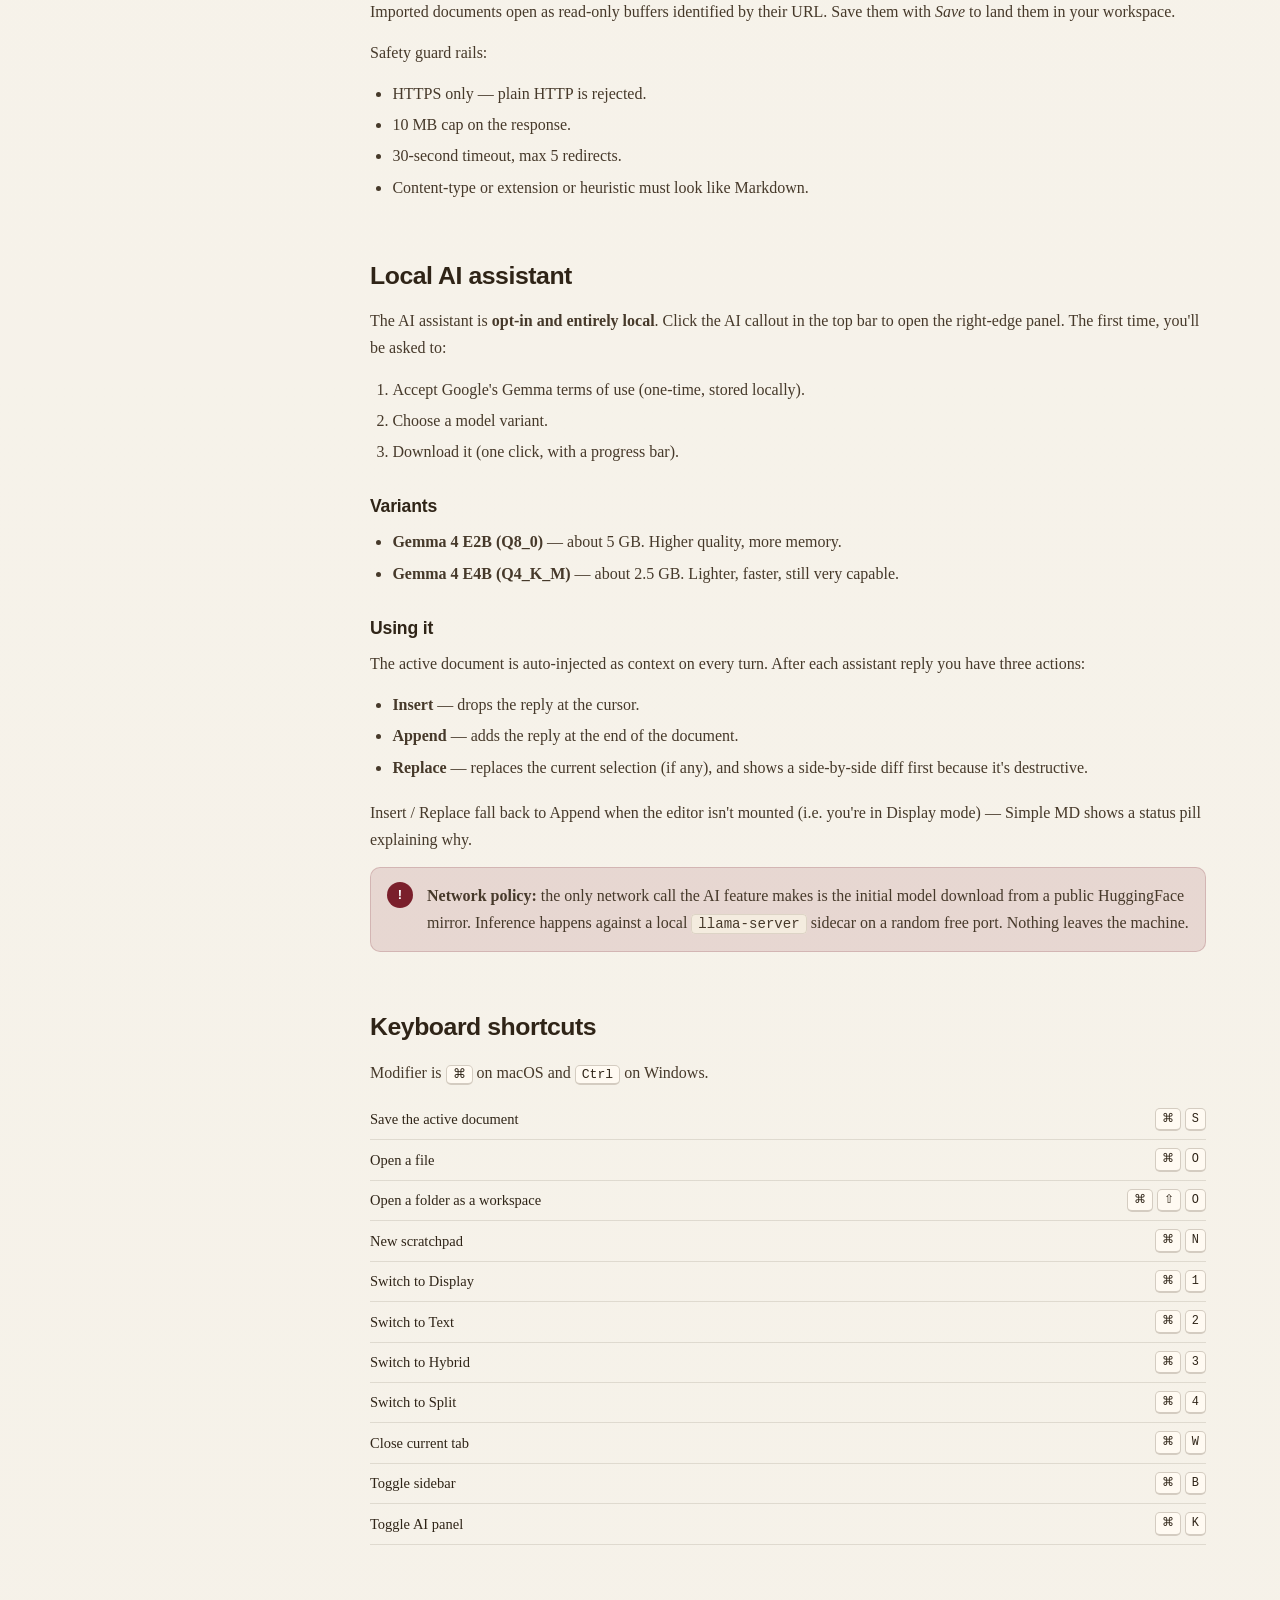
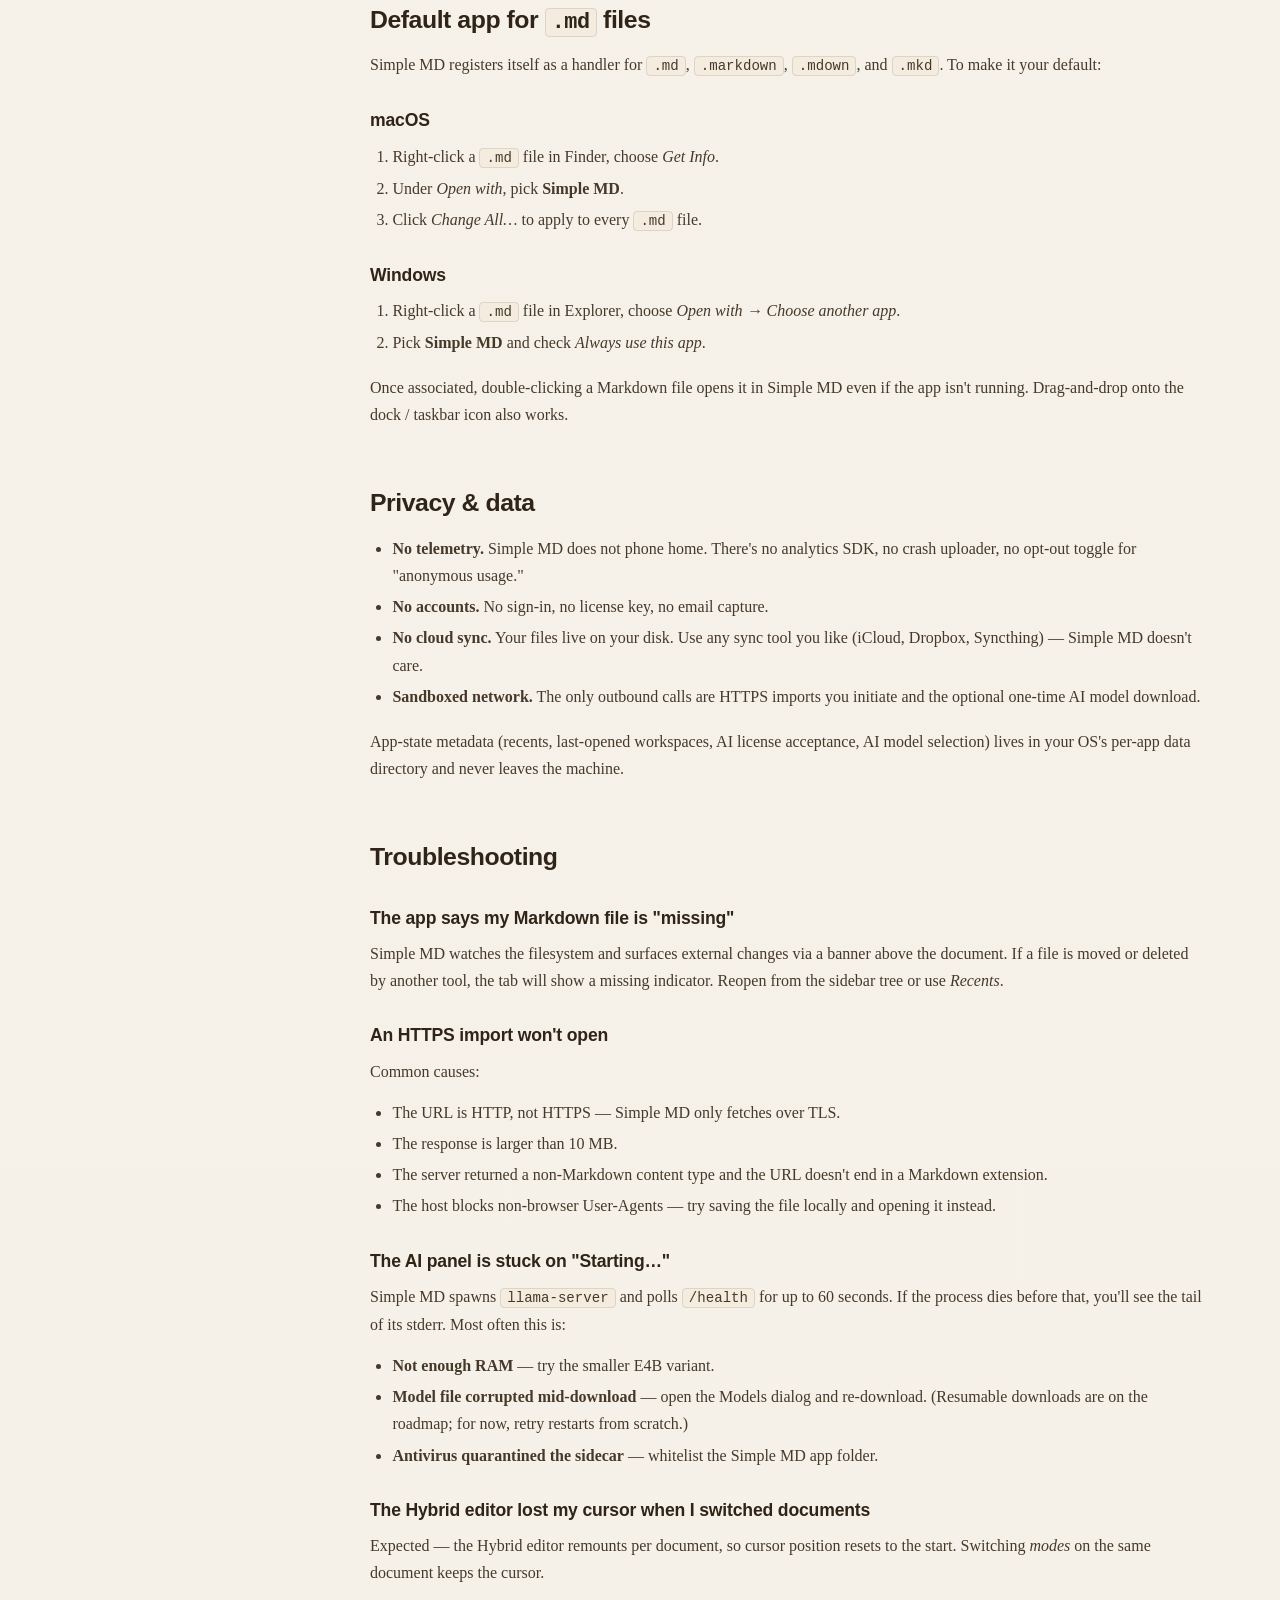
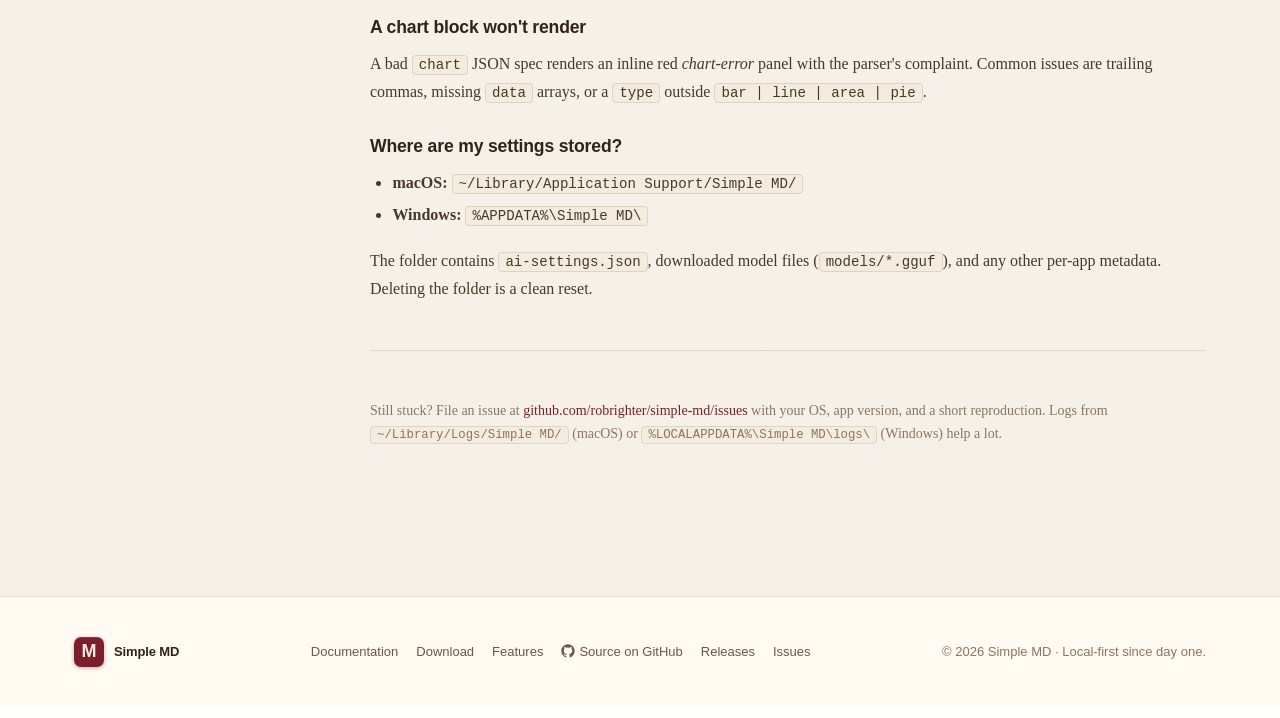
<file: docs.html>
<!doctype html>
<html lang="en">
<head>
  <meta charset="utf-8" />
  <meta name="viewport" content="width=device-width, initial-scale=1" />
  <title>Documentation — Simple MD</title>
  <meta name="description" content="Help docs for Simple MD: installation, modes, charts, math, AI assistant, file associations, keyboard shortcuts, and troubleshooting." />
  <link rel="icon" type="image/svg+xml" href="assets/favicon.svg" />
  <link rel="stylesheet" href="styles.css" />
</head>
<body>

<header class="site-nav">
  <div class="site-nav__inner">
    <a class="brand" href="./">
      <span class="brand__mark">M</span>
      <span>Simple&nbsp;MD</span>
    </a>
    <nav class="site-nav__links" aria-label="primary">
      <a href="index.html#features">Features</a>
      <a href="index.html#modes">Modes</a>
      <a href="index.html#download">Download</a>
      <a href="docs.html" aria-current="page">Docs</a>
      <a class="site-nav__github" href="https://github.com/robrighter/simple-md" target="_blank" rel="noopener" aria-label="View source on GitHub">
        <svg viewBox="0 0 24 24" fill="currentColor" aria-hidden="true"><path d="M12 .5C5.65.5.5 5.65.5 12c0 5.08 3.29 9.39 7.86 10.91.57.1.78-.25.78-.55v-2.07c-3.2.7-3.87-1.36-3.87-1.36-.52-1.32-1.27-1.67-1.27-1.67-1.04-.71.08-.7.08-.7 1.15.08 1.76 1.18 1.76 1.18 1.02 1.76 2.69 1.25 3.35.96.1-.74.4-1.25.72-1.54-2.55-.29-5.24-1.28-5.24-5.69 0-1.26.45-2.29 1.18-3.1-.12-.29-.51-1.46.11-3.05 0 0 .96-.31 3.15 1.18a10.94 10.94 0 0 1 5.74 0c2.19-1.49 3.15-1.18 3.15-1.18.62 1.59.23 2.76.11 3.05.74.81 1.18 1.84 1.18 3.1 0 4.42-2.7 5.39-5.27 5.68.41.36.78 1.06.78 2.14v3.17c0 .31.21.66.79.55C20.21 21.39 23.5 17.08 23.5 12 23.5 5.65 18.35.5 12 .5z"/></svg>
        GitHub
      </a>
      <a class="site-nav__cta" href="index.html#download">Get it</a>
    </nav>
  </div>
</header>

<main>
  <div class="container">
    <div class="docs-layout">
      <aside class="docs-toc" aria-label="On this page">
        <p class="docs-toc__head">On this page</p>
        <ul>
          <li><a href="#install">Install &amp; first run</a></li>
          <li><a href="#tour">A quick tour</a></li>
          <li><a href="#workspaces">Workspaces &amp; files</a></li>
          <li><a href="#modes">The four modes</a></li>
          <li><a href="#math">Math with KaTeX</a></li>
          <li><a href="#charts">Inline charts</a></li>
          <li><a href="#import">HTTPS import</a></li>
          <li><a href="#ai">Local AI assistant</a></li>
          <li><a href="#shortcuts">Keyboard shortcuts</a></li>
          <li><a href="#assoc">Default app for <code>.md</code></a></li>
          <li><a href="#privacy">Privacy &amp; data</a></li>
          <li><a href="#trouble">Troubleshooting</a></li>
        </ul>
      </aside>

      <article class="docs-content">
        <h1>Help &amp; documentation</h1>
        <p class="lede">Everything you need to get productive with Simple MD in about ten minutes. If you're stuck on something not covered here, the <a href="#trouble">troubleshooting section</a> has the most common gotchas.</p>

        <div class="callout">
          <div class="callout__icon">i</div>
          <div class="callout__body">
            <p><strong>The promise:</strong> your <code>.md</code> files stay <em>files</em>. Anything Simple MD does to a document — formatting, charts, math, AI edits — round-trips back to plain Markdown on disk.</p>
          </div>
        </div>

        <p style="margin: 0 0 24px;">
          <a class="gh-pill" href="https://github.com/robrighter/simple-md" target="_blank" rel="noopener">
            <svg viewBox="0 0 24 24" fill="currentColor" aria-hidden="true"><path d="M12 .5C5.65.5.5 5.65.5 12c0 5.08 3.29 9.39 7.86 10.91.57.1.78-.25.78-.55v-2.07c-3.2.7-3.87-1.36-3.87-1.36-.52-1.32-1.27-1.67-1.27-1.67-1.04-.71.08-.7.08-.7 1.15.08 1.76 1.18 1.76 1.18 1.02 1.76 2.69 1.25 3.35.96.1-.74.4-1.25.72-1.54-2.55-.29-5.24-1.28-5.24-5.69 0-1.26.45-2.29 1.18-3.1-.12-.29-.51-1.46.11-3.05 0 0 .96-.31 3.15 1.18a10.94 10.94 0 0 1 5.74 0c2.19-1.49 3.15-1.18 3.15-1.18.62 1.59.23 2.76.11 3.05.74.81 1.18 1.84 1.18 3.1 0 4.42-2.7 5.39-5.27 5.68.41.36.78 1.06.78 2.14v3.17c0 .31.21.66.79.55C20.21 21.39 23.5 17.08 23.5 12 23.5 5.65 18.35.5 12 .5z"/></svg>
            <span>Simple MD is open source</span>
            <span class="gh-pill__label">·</span>
            <span class="gh-pill__count">github.com/robrighter/simple-md</span>
          </a>
        </p>

        <h2 id="install">Install &amp; first run</h2>
        <p>Grab a build from the <a href="index.html#download">downloads page</a> for your platform:</p>
        <ul>
          <li><strong>macOS</strong> — universal <code>.dmg</code> for Apple Silicon and Intel. Drag <kbd>Simple MD.app</kbd> into <kbd>Applications</kbd>.</li>
          <li><strong>Windows ARM64</strong> — for Surface Pro X, Copilot+ PCs, and other ARM-based machines. Native, no emulation.</li>
          <li><strong>Windows x86_64</strong> — for 64-bit Intel and AMD processors. MSI installer, signed.</li>
        </ul>
        <p>On first launch you'll see a welcome document. Simple MD doesn't ask for an account, an email, or a license key. Just open a folder or a file and start writing.</p>

        <h2 id="tour">A quick tour</h2>
        <p>The window is two columns:</p>
        <ul>
          <li><strong>Left rail</strong> — workspace tree and a unified <em>Recents</em> list. Right-click any file or folder for rename / delete.</li>
          <li><strong>Main column</strong> — a thin top bar with file actions and mode tabs, then the tab strip, then the document, then the status bar.</li>
        </ul>
        <p>The status bar at the bottom shows the last action, dirty indicator, current mode, word/line/character counts, and the file path. If the document came from an HTTPS URL, the path is a clickable link that opens the source.</p>

        <h2 id="workspaces">Workspaces &amp; files</h2>
        <p>A <strong>workspace</strong> is just a folder Simple MD knows about. You can have several open at once.</p>
        <ul>
          <li><strong>Open a folder</strong> — click <em>Open</em> in the top bar, or drop a folder onto the window.</li>
          <li><strong>Create a note</strong> — click <em>New ▾ → Note</em>. Simple MD appends <code>.md</code> if you forgot.</li>
          <li><strong>Create a folder</strong> — <em>New ▾ → Folder</em>.</li>
          <li><strong>Rename / delete</strong> — right-click any tree entry. Workspace roots can only be removed (the underlying folder is left untouched).</li>
          <li><strong>Standalone files</strong> — open a single <code>.md</code> without adding its parent folder.</li>
          <li><strong>Scratchpads</strong> — click the <kbd>+</kbd> on the tab strip for a temporary unsaved buffer. Saving prompts for a filename.</li>
        </ul>

        <h3>Recognized extensions</h3>
        <p>Simple MD treats <code>.md</code>, <code>.markdown</code>, <code>.mdown</code>, and <code>.mkd</code> as Markdown. Other extensions are ignored in the workspace tree even if they happen to contain Markdown.</p>

        <h2 id="modes">The four modes</h2>
        <p>The mode tabs are in the top bar. Each open document remembers its mode independently, so you can have a draft in <em>Text</em> and a finished doc in <em>Display</em> at the same time.</p>

        <h3>Display</h3>
        <p>Read-only render. GitHub-flavored Markdown, syntax-highlighted code, KaTeX math, and inline charts. Use this when you're proofing, presenting, or just want a calm reading view.</p>

        <h3>Text</h3>
        <p>Pure Markdown source in CodeMirror 6. Syntax highlighting, list continuation, bracket matching, and a monospaced editing surface. Power-users live here.</p>

        <h3>Hybrid</h3>
        <p>True WYSIWYG. Type into the rendered view and Markdown is generated underneath, losslessly. Powered by <a href="https://milkdown.dev/" rel="noopener">Milkdown</a> and <a href="https://prosemirror.net/" rel="noopener">ProseMirror</a>. Best for prose-heavy writing.</p>

        <blockquote>
          <p><strong>Heads-up:</strong> Hybrid mode keys on the active document. Switching documents remounts the editor with fresh state, so your cursor jumps to the start. Switching <em>modes</em> on the same document is fine.</p>
        </blockquote>

        <h3>Split</h3>
        <p>Source on the left, rendered preview on the right. The two panes scroll together. Useful when you're tuning a tricky table or a chart spec.</p>

        <h2 id="math">Math with KaTeX</h2>
        <p>Inline math goes between dollar signs:</p>
        <pre><code>The mass-energy relation is $E = mc^2$.</code></pre>
        <p>Block math uses double dollars:</p>
        <pre><code>$$
\int_{-\infty}^{\infty} e^{-x^2}\,dx = \sqrt{\pi}
$$</code></pre>
        <p>KaTeX is bundled — Simple MD does not download fonts at runtime. Bad LaTeX renders red inline rather than breaking the document.</p>

        <h2 id="charts">Inline charts</h2>
        <p>A fenced <code>chart</code> block is a JSON spec that renders as a real chart in Display, Hybrid, and the preview half of Split:</p>
        <pre><code>```chart
{
  "type": "bar",
  "title": "Q2 revenue by region",
  "data": [
    { "region": "NA", "revenue": 482 },
    { "region": "EU", "revenue": 311 },
    { "region": "APAC", "revenue": 207 }
  ]
}
```</code></pre>
        <p>Supported types: <code>bar</code>, <code>line</code>, <code>area</code>, and <code>pie</code>. Simple MD infers the x-axis key and series when you omit them, so most blocks are just <code>{ "type": "bar", "data": [...] }</code>. A bad spec renders an inline error panel — never throws.</p>

        <h2 id="import">HTTPS import</h2>
        <p>Click <em>Import…</em> in the top bar and paste any HTTPS URL ending in a Markdown file. GitHub <code>blob</code> URLs are auto-rewritten to <code>raw.githubusercontent.com</code>.</p>
        <p>Imported documents open as read-only buffers identified by their URL. Save them with <em>Save</em> to land them in your workspace.</p>
        <p>Safety guard rails:</p>
        <ul>
          <li>HTTPS only — plain HTTP is rejected.</li>
          <li>10 MB cap on the response.</li>
          <li>30-second timeout, max 5 redirects.</li>
          <li>Content-type or extension or heuristic must look like Markdown.</li>
        </ul>

        <h2 id="ai">Local AI assistant</h2>
        <p>The AI assistant is <strong>opt-in and entirely local</strong>. Click the AI callout in the top bar to open the right-edge panel. The first time, you'll be asked to:</p>
        <ol>
          <li>Accept Google's Gemma terms of use (one-time, stored locally).</li>
          <li>Choose a model variant.</li>
          <li>Download it (one click, with a progress bar).</li>
        </ol>

        <h3>Variants</h3>
        <ul>
          <li><strong>Gemma 4 E2B (Q8_0)</strong> — about 5 GB. Higher quality, more memory.</li>
          <li><strong>Gemma 4 E4B (Q4_K_M)</strong> — about 2.5 GB. Lighter, faster, still very capable.</li>
        </ul>

        <h3>Using it</h3>
        <p>The active document is auto-injected as context on every turn. After each assistant reply you have three actions:</p>
        <ul>
          <li><strong>Insert</strong> — drops the reply at the cursor.</li>
          <li><strong>Append</strong> — adds the reply at the end of the document.</li>
          <li><strong>Replace</strong> — replaces the current selection (if any), and shows a side-by-side diff first because it's destructive.</li>
        </ul>
        <p>Insert / Replace fall back to Append when the editor isn't mounted (i.e. you're in Display mode) — Simple MD shows a status pill explaining why.</p>

        <div class="callout">
          <div class="callout__icon">!</div>
          <div class="callout__body">
            <p><strong>Network policy:</strong> the only network call the AI feature makes is the initial model download from a public HuggingFace mirror. Inference happens against a local <code>llama-server</code> sidecar on a random free port. Nothing leaves the machine.</p>
          </div>
        </div>

        <h2 id="shortcuts">Keyboard shortcuts</h2>
        <p>Modifier is <kbd>⌘</kbd> on macOS and <kbd>Ctrl</kbd> on Windows.</p>

        <div class="kbd-row"><span>Save the active document</span><span class="k"><kbd>⌘</kbd><kbd>S</kbd></span></div>
        <div class="kbd-row"><span>Open a file</span><span class="k"><kbd>⌘</kbd><kbd>O</kbd></span></div>
        <div class="kbd-row"><span>Open a folder as a workspace</span><span class="k"><kbd>⌘</kbd><kbd>⇧</kbd><kbd>O</kbd></span></div>
        <div class="kbd-row"><span>New scratchpad</span><span class="k"><kbd>⌘</kbd><kbd>N</kbd></span></div>
        <div class="kbd-row"><span>Switch to Display</span><span class="k"><kbd>⌘</kbd><kbd>1</kbd></span></div>
        <div class="kbd-row"><span>Switch to Text</span><span class="k"><kbd>⌘</kbd><kbd>2</kbd></span></div>
        <div class="kbd-row"><span>Switch to Hybrid</span><span class="k"><kbd>⌘</kbd><kbd>3</kbd></span></div>
        <div class="kbd-row"><span>Switch to Split</span><span class="k"><kbd>⌘</kbd><kbd>4</kbd></span></div>
        <div class="kbd-row"><span>Close current tab</span><span class="k"><kbd>⌘</kbd><kbd>W</kbd></span></div>
        <div class="kbd-row"><span>Toggle sidebar</span><span class="k"><kbd>⌘</kbd><kbd>B</kbd></span></div>
        <div class="kbd-row"><span>Toggle AI panel</span><span class="k"><kbd>⌘</kbd><kbd>K</kbd></span></div>

        <h2 id="assoc">Default app for <code>.md</code> files</h2>
        <p>Simple MD registers itself as a handler for <code>.md</code>, <code>.markdown</code>, <code>.mdown</code>, and <code>.mkd</code>. To make it your default:</p>
        <h3>macOS</h3>
        <ol>
          <li>Right-click a <code>.md</code> file in Finder, choose <em>Get Info</em>.</li>
          <li>Under <em>Open with</em>, pick <strong>Simple MD</strong>.</li>
          <li>Click <em>Change All…</em> to apply to every <code>.md</code> file.</li>
        </ol>
        <h3>Windows</h3>
        <ol>
          <li>Right-click a <code>.md</code> file in Explorer, choose <em>Open with → Choose another app</em>.</li>
          <li>Pick <strong>Simple MD</strong> and check <em>Always use this app</em>.</li>
        </ol>
        <p>Once associated, double-clicking a Markdown file opens it in Simple MD even if the app isn't running. Drag-and-drop onto the dock / taskbar icon also works.</p>

        <h2 id="privacy">Privacy &amp; data</h2>
        <ul>
          <li><strong>No telemetry.</strong> Simple MD does not phone home. There's no analytics SDK, no crash uploader, no opt-out toggle for "anonymous usage."</li>
          <li><strong>No accounts.</strong> No sign-in, no license key, no email capture.</li>
          <li><strong>No cloud sync.</strong> Your files live on your disk. Use any sync tool you like (iCloud, Dropbox, Syncthing) — Simple MD doesn't care.</li>
          <li><strong>Sandboxed network.</strong> The only outbound calls are HTTPS imports you initiate and the optional one-time AI model download.</li>
        </ul>
        <p>App-state metadata (recents, last-opened workspaces, AI license acceptance, AI model selection) lives in your OS's per-app data directory and never leaves the machine.</p>

        <h2 id="trouble">Troubleshooting</h2>

        <h3>The app says my Markdown file is "missing"</h3>
        <p>Simple MD watches the filesystem and surfaces external changes via a banner above the document. If a file is moved or deleted by another tool, the tab will show a missing indicator. Reopen from the sidebar tree or use <em>Recents</em>.</p>

        <h3>An HTTPS import won't open</h3>
        <p>Common causes:</p>
        <ul>
          <li>The URL is HTTP, not HTTPS — Simple MD only fetches over TLS.</li>
          <li>The response is larger than 10 MB.</li>
          <li>The server returned a non-Markdown content type and the URL doesn't end in a Markdown extension.</li>
          <li>The host blocks non-browser User-Agents — try saving the file locally and opening it instead.</li>
        </ul>

        <h3>The AI panel is stuck on "Starting…"</h3>
        <p>Simple MD spawns <code>llama-server</code> and polls <code>/health</code> for up to 60 seconds. If the process dies before that, you'll see the tail of its stderr. Most often this is:</p>
        <ul>
          <li><strong>Not enough RAM</strong> — try the smaller E4B variant.</li>
          <li><strong>Model file corrupted mid-download</strong> — open the Models dialog and re-download. (Resumable downloads are on the roadmap; for now, retry restarts from scratch.)</li>
          <li><strong>Antivirus quarantined the sidecar</strong> — whitelist the Simple MD app folder.</li>
        </ul>

        <h3>The Hybrid editor lost my cursor when I switched documents</h3>
        <p>Expected — the Hybrid editor remounts per document, so cursor position resets to the start. Switching <em>modes</em> on the same document keeps the cursor.</p>

        <h3>A chart block won't render</h3>
        <p>A bad <code>chart</code> JSON spec renders an inline red <em>chart-error</em> panel with the parser's complaint. Common issues are trailing commas, missing <code>data</code> arrays, or a <code>type</code> outside <code>bar | line | area | pie</code>.</p>

        <h3>Where are my settings stored?</h3>
        <ul>
          <li><strong>macOS:</strong> <code>~/Library/Application Support/Simple MD/</code></li>
          <li><strong>Windows:</strong> <code>%APPDATA%\Simple MD\</code></li>
        </ul>
        <p>The folder contains <code>ai-settings.json</code>, downloaded model files (<code>models/*.gguf</code>), and any other per-app metadata. Deleting the folder is a clean reset.</p>

        <hr style="margin:48px 0;border:0;border-top:1px solid var(--border);" />
        <p style="color:var(--ink-muted);font-size:14px;">Still stuck? File an issue at <a href="https://github.com/robrighter/simple-md/issues" target="_blank" rel="noopener">github.com/robrighter/simple-md/issues</a> with your OS, app version, and a short reproduction. Logs from <code>~/Library/Logs/Simple MD/</code> (macOS) or <code>%LOCALAPPDATA%\Simple MD\logs\</code> (Windows) help a lot.</p>
      </article>
    </div>
  </div>
</main>

<footer class="site-foot">
  <div class="site-foot__inner">
    <div>
      <a class="brand" href="./">
        <span class="brand__mark">M</span>
        <span style="color:var(--ink)">Simple MD</span>
      </a>
    </div>
    <div class="site-foot__links">
      <a href="docs.html">Documentation</a>
      <a href="index.html#download">Download</a>
      <a href="index.html#features">Features</a>
      <a href="https://github.com/robrighter/simple-md" target="_blank" rel="noopener">
        <svg width="14" height="14" viewBox="0 0 24 24" fill="currentColor" aria-hidden="true" style="display:inline-block;vertical-align:-2px;margin-right:4px;"><path d="M12 .5C5.65.5.5 5.65.5 12c0 5.08 3.29 9.39 7.86 10.91.57.1.78-.25.78-.55v-2.07c-3.2.7-3.87-1.36-3.87-1.36-.52-1.32-1.27-1.67-1.27-1.67-1.04-.71.08-.7.08-.7 1.15.08 1.76 1.18 1.76 1.18 1.02 1.76 2.69 1.25 3.35.96.1-.74.4-1.25.72-1.54-2.55-.29-5.24-1.28-5.24-5.69 0-1.26.45-2.29 1.18-3.1-.12-.29-.51-1.46.11-3.05 0 0 .96-.31 3.15 1.18a10.94 10.94 0 0 1 5.74 0c2.19-1.49 3.15-1.18 3.15-1.18.62 1.59.23 2.76.11 3.05.74.81 1.18 1.84 1.18 3.1 0 4.42-2.7 5.39-5.27 5.68.41.36.78 1.06.78 2.14v3.17c0 .31.21.66.79.55C20.21 21.39 23.5 17.08 23.5 12 23.5 5.65 18.35.5 12 .5z"/></svg>Source on GitHub</a>
      <a href="https://github.com/robrighter/simple-md/releases" target="_blank" rel="noopener">Releases</a>
      <a href="https://github.com/robrighter/simple-md/issues" target="_blank" rel="noopener">Issues</a>
    </div>
    <div>© 2026 Simple MD · Local-first since day one.</div>
  </div>
</footer>

<script>
  document.querySelectorAll('a[href^="#"]').forEach(a => {
    a.addEventListener('click', e => {
      const id = a.getAttribute('href').slice(1);
      if (!id) return;
      const target = document.getElementById(id);
      if (!target) return;
      e.preventDefault();
      target.scrollIntoView({ behavior: 'smooth', block: 'start' });
      history.replaceState(null, '', '#' + id);
    });
  });
</script>

</body>
</html>
</file>
<file: styles.css>
:root {
  color-scheme: light;
  --bg: #f5f1e8;
  --bg-soft: #f7f3eb;
  --bg-strong: #ece3d2;
  --panel: #fffaf2;
  --panel-muted: #f4ecdf;
  --border: rgba(59, 43, 20, 0.12);
  --border-strong: rgba(59, 43, 20, 0.22);
  --ink: #2f2417;
  --ink-soft: #695948;
  --ink-muted: #8a7661;
  --accent: #7a1f2b;
  --accent-strong: #5e1620;
  --accent-wash: rgba(122, 31, 43, 0.12);
  --sea: #4a3247;
  --mint: #5a7a55;
  --gold: #c89866;
  --rose: #b54a4a;
  --espresso-1: #443731;
  --espresso-2: #36291f;
  --shadow: 0 12px 32px rgba(76, 49, 22, 0.10);
  --shadow-lg: 0 30px 80px rgba(76, 49, 22, 0.18);
  --radius-lg: 14px;
  --radius-md: 10px;
  --radius-sm: 8px;
  --font-ui: 'Avenir Next', 'Segoe UI Variable', 'Helvetica Neue', sans-serif;
  --font-copy: 'Iowan Old Style', 'Palatino Linotype', 'Book Antiqua', serif;
  --font-mono: 'Berkeley Mono', 'SF Mono', 'IBM Plex Mono', 'Menlo', monospace;
}

* { box-sizing: border-box; }

html, body { margin: 0; padding: 0; }

body {
  background: linear-gradient(180deg, #f7f3eb 0%, var(--bg) 100%);
  color: var(--ink);
  font-family: var(--font-ui);
  font-size: 15px;
  line-height: 1.55;
  -webkit-font-smoothing: antialiased;
  text-rendering: optimizeLegibility;
}

a {
  color: var(--accent);
  text-decoration: none;
  transition: color 120ms ease;
}
a:hover { color: var(--accent-strong); text-decoration: underline; }

code, pre { font-family: var(--font-mono); }

img, svg { display: block; max-width: 100%; }

/* ───── nav ───── */

.site-nav {
  position: sticky;
  top: 0;
  z-index: 50;
  background: linear-gradient(180deg, var(--espresso-1) 0%, var(--espresso-2) 100%);
  color: #f3e5cf;
  border-bottom: 1px solid rgba(0, 0, 0, 0.32);
  box-shadow: 0 1px 0 rgba(255, 240, 210, 0.06) inset, 0 2px 10px rgba(0, 0, 0, 0.08);
}

.site-nav__inner {
  max-width: 1180px;
  margin: 0 auto;
  padding: 10px 24px;
  display: flex;
  align-items: center;
  gap: 28px;
}

.brand {
  display: inline-flex;
  align-items: center;
  gap: 10px;
  color: #f3e5cf;
  font-weight: 700;
  letter-spacing: -0.01em;
}

.brand:hover { color: #fff; text-decoration: none; }

.brand__mark {
  width: 30px;
  height: 30px;
  background: var(--accent);
  border-radius: 7px;
  color: #f5ecdb;
  font-weight: 900;
  font-size: 18px;
  display: grid;
  place-items: center;
  box-shadow: 0 1px 0 rgba(255, 255, 255, 0.10) inset, 0 1px 4px rgba(0, 0, 0, 0.30);
}

.site-nav__links {
  display: flex;
  align-items: center;
  gap: 4px;
  margin-left: auto;
}

.site-nav__links a {
  color: rgba(243, 229, 207, 0.78);
  padding: 6px 12px;
  border-radius: var(--radius-md);
  font-size: 14px;
  border: 1px solid transparent;
}

.site-nav__links a:hover {
  background: rgba(255, 255, 255, 0.07);
  border-color: rgba(255, 255, 255, 0.12);
  color: #fff;
  text-decoration: none;
}

.site-nav__links a[aria-current="page"] {
  color: #fff;
  background: rgba(255, 255, 255, 0.08);
}

.site-nav__cta {
  background: var(--accent);
  color: #fff !important;
  border-color: transparent !important;
}
.site-nav__cta:hover { background: var(--accent-strong); }

.site-nav__github {
  display: inline-flex !important;
  align-items: center;
  gap: 6px;
}
.site-nav__github svg { width: 16px; height: 16px; }

/* ───── github callout pill (works on dark and light surfaces) ───── */

.gh-pill {
  display: inline-flex;
  align-items: center;
  gap: 8px;
  padding: 6px 12px;
  border-radius: 999px;
  background: var(--panel);
  border: 1px solid var(--border-strong);
  color: var(--ink);
  font-size: 13px;
  font-weight: 600;
  transition: background 120ms ease, border-color 120ms ease, transform 120ms ease;
}
.gh-pill:hover {
  background: var(--panel-muted);
  border-color: var(--accent);
  text-decoration: none;
  transform: translateY(-1px);
}
.gh-pill svg { width: 16px; height: 16px; flex: 0 0 16px; }
.gh-pill__label { color: var(--ink-soft); font-weight: 500; }
.gh-pill__count {
  display: inline-flex;
  align-items: center;
  gap: 4px;
  padding: 2px 8px;
  border-radius: 999px;
  background: var(--accent-wash);
  color: var(--accent);
  font-size: 11px;
  font-weight: 700;
}

/* ───── open source banner ───── */

.section--oss {
  padding: 64px 0;
  background:
    radial-gradient(600px 300px at 80% 20%, rgba(122, 31, 43, 0.06), transparent 70%),
    var(--panel);
  border-top: 1px solid var(--border);
  border-bottom: 1px solid var(--border);
}

.oss-card {
  display: grid;
  grid-template-columns: 64px minmax(0, 1fr) auto;
  gap: 24px;
  align-items: center;
  background: linear-gradient(135deg, #2b2018 0%, #3a2a20 100%);
  color: #f3e5cf;
  border-radius: var(--radius-lg);
  padding: 28px 32px;
  box-shadow: var(--shadow-lg);
  border: 1px solid rgba(0, 0, 0, 0.4);
}

@media (max-width: 720px) {
  .oss-card {
    grid-template-columns: 1fr;
    text-align: center;
    gap: 16px;
    padding: 24px;
  }
  .oss-card__icon { margin: 0 auto; }
  .oss-card__actions { justify-content: center; }
}

.oss-card__icon {
  width: 64px;
  height: 64px;
  border-radius: 16px;
  background: rgba(255, 240, 210, 0.10);
  border: 1px solid rgba(255, 240, 210, 0.18);
  display: grid;
  place-items: center;
  color: #f3e5cf;
}
.oss-card__icon svg { width: 32px; height: 32px; }

.oss-card h2 {
  margin: 0 0 6px;
  font-size: 1.4rem;
  letter-spacing: -0.02em;
  color: #fff;
}

.oss-card p {
  margin: 0;
  color: rgba(243, 229, 207, 0.75);
  font-family: var(--font-copy);
  font-size: 1rem;
  line-height: 1.5;
}

.oss-card__actions {
  display: flex;
  gap: 10px;
  flex-wrap: wrap;
  align-items: center;
}

.oss-card .btn--primary {
  background: var(--accent);
  box-shadow: 0 6px 18px rgba(122, 31, 43, 0.4);
}

.oss-card .btn--ghost {
  background: rgba(255, 240, 210, 0.06);
  border-color: rgba(255, 240, 210, 0.22);
  color: #f3e5cf;
}
.oss-card .btn--ghost:hover { background: rgba(255, 240, 210, 0.12); }

/* ───── containers ───── */

.container {
  max-width: 1180px;
  margin: 0 auto;
  padding: 0 24px;
}

.container--narrow { max-width: 880px; }

section { padding: 96px 0; }

@media (max-width: 720px) {
  section { padding: 64px 0; }
}

/* ───── hero ───── */

.hero {
  padding: 80px 0 64px;
  position: relative;
  overflow: hidden;
}

.hero::before {
  content: "";
  position: absolute;
  inset: 0;
  pointer-events: none;
  background:
    radial-gradient(800px 320px at 50% -120px, rgba(200, 152, 102, 0.18), transparent 70%),
    radial-gradient(420px 320px at 88% 30%, rgba(122, 31, 43, 0.08), transparent 70%);
}

.hero__inner {
  position: relative;
  text-align: center;
  display: flex;
  flex-direction: column;
  align-items: center;
  gap: 20px;
}

.hero__eyebrow {
  display: inline-flex;
  align-items: center;
  gap: 8px;
  padding: 6px 12px;
  border-radius: 999px;
  background: var(--panel);
  border: 1px solid var(--border);
  color: var(--ink-soft);
  font-size: 12px;
  text-transform: uppercase;
  letter-spacing: 0.14em;
  font-weight: 600;
}

.hero__eyebrow::before {
  content: "";
  width: 6px;
  height: 6px;
  border-radius: 999px;
  background: var(--mint);
}

.hero h1 {
  font-family: var(--font-ui);
  font-size: clamp(2.4rem, 5vw, 3.6rem);
  font-weight: 800;
  letter-spacing: -0.025em;
  line-height: 1.05;
  margin: 0;
  max-width: 820px;
}

.hero h1 em {
  font-style: normal;
  background: linear-gradient(135deg, var(--accent), var(--gold));
  -webkit-background-clip: text;
  background-clip: text;
  color: transparent;
}

.hero__lede {
  font-family: var(--font-copy);
  font-size: clamp(1.05rem, 1.8vw, 1.25rem);
  color: var(--ink-soft);
  margin: 0;
  max-width: 680px;
  line-height: 1.55;
}

.hero__downloads {
  display: flex;
  flex-wrap: wrap;
  justify-content: center;
  gap: 10px;
  margin-top: 8px;
}

.hero__meta {
  display: flex;
  flex-wrap: wrap;
  gap: 6px 18px;
  justify-content: center;
  color: var(--ink-muted);
  font-size: 13px;
  margin-top: 4px;
}

.hero__meta span::before {
  content: "·";
  margin-right: 18px;
  color: var(--ink-muted);
  opacity: 0.5;
}
.hero__meta span:first-child::before { content: ""; margin: 0; }

/* ───── buttons ───── */

.btn {
  display: inline-flex;
  align-items: center;
  gap: 10px;
  padding: 11px 18px;
  border-radius: var(--radius-md);
  font: inherit;
  font-weight: 600;
  font-size: 14px;
  border: 1px solid transparent;
  background: var(--panel);
  color: var(--ink);
  cursor: pointer;
  transition: transform 120ms ease, background 120ms ease, border-color 120ms ease, box-shadow 120ms ease;
  white-space: nowrap;
}

a.btn:hover,
.btn:hover { text-decoration: none; }

.btn--primary,
a.btn--primary {
  background: linear-gradient(135deg, var(--accent), var(--accent-strong));
  color: #fff;
  box-shadow: 0 6px 18px rgba(122, 31, 43, 0.22);
}
.btn--primary:hover,
a.btn--primary:hover,
.btn--primary:focus-visible,
a.btn--primary:focus-visible {
  background: linear-gradient(135deg, #8e2632, #6f1822);
  color: #fff;
  transform: translateY(-1px);
  box-shadow: 0 10px 22px rgba(122, 31, 43, 0.32);
}

.btn--primary svg { color: #fff; }

.btn--ghost,
a.btn--ghost {
  background: var(--panel);
  border-color: var(--border-strong);
  color: var(--ink);
}
.btn--ghost:hover,
a.btn--ghost:hover,
.btn--ghost:focus-visible,
a.btn--ghost:focus-visible {
  background: var(--panel-muted);
  color: var(--ink);
  border-color: var(--accent);
}

.btn--sm {
  padding: 7px 12px;
  font-size: 13px;
}

.btn__os {
  font-size: 11px;
  text-transform: uppercase;
  letter-spacing: 0.12em;
  opacity: 0.78;
  font-weight: 700;
}

.download-card[data-recommended="true"] {
  border-color: var(--accent);
  box-shadow: 0 18px 40px rgba(122, 31, 43, 0.18);
}

.btn__icon {
  width: 18px;
  height: 18px;
  flex: 0 0 18px;
}

/* ───── screenshot frame ───── */

.shot-frame {
  margin-top: 48px;
  border-radius: 16px;
  overflow: hidden;
  border: 1px solid var(--border-strong);
  background: var(--panel);
  box-shadow: var(--shadow-lg);
  position: relative;
}

.shot-frame__bar {
  display: flex;
  align-items: center;
  gap: 10px;
  padding: 10px 14px;
  background: linear-gradient(180deg, var(--espresso-1) 0%, var(--espresso-2) 100%);
  color: #f3e5cf;
  border-bottom: 1px solid rgba(0, 0, 0, 0.3);
  font-size: 12px;
}

.shot-frame__dots {
  display: inline-flex;
  gap: 6px;
}
.shot-frame__dots span {
  width: 11px;
  height: 11px;
  border-radius: 999px;
  background: rgba(255, 240, 210, 0.22);
}
.shot-frame__dots span:first-child { background: #ed6a5e; }
.shot-frame__dots span:nth-child(2) { background: #f4bf4f; }
.shot-frame__dots span:nth-child(3) { background: #62c554; }

.shot-frame__title {
  margin-left: 8px;
  font-weight: 600;
  letter-spacing: -0.01em;
  color: #f3e5cf;
}

.shot-frame__hint {
  margin-left: auto;
  font-size: 11px;
  color: rgba(243, 229, 207, 0.55);
  letter-spacing: 0.1em;
  text-transform: uppercase;
}

.shot-placeholder {
  aspect-ratio: 16 / 10;
  background:
    repeating-linear-gradient(45deg, rgba(122, 31, 43, 0.04) 0 14px, transparent 14px 28px),
    linear-gradient(180deg, var(--bg-soft), var(--bg-strong));
  display: grid;
  place-items: center;
  color: var(--ink-muted);
  position: relative;
}

.shot-placeholder__inner {
  text-align: center;
  padding: 24px;
  max-width: 460px;
}

.shot-placeholder__inner strong {
  display: block;
  font-size: 13px;
  text-transform: uppercase;
  letter-spacing: 0.16em;
  color: var(--accent);
  font-weight: 700;
  margin-bottom: 8px;
}

.shot-placeholder__inner p {
  margin: 0;
  font-family: var(--font-copy);
  font-size: 15px;
  color: var(--ink-soft);
  line-height: 1.5;
}

.shot-placeholder--sm { aspect-ratio: 16 / 9; border-radius: var(--radius-md); }

/* When using real screenshots that already contain OS window chrome, drop the synthetic bar */
.shot-frame--bare { padding: 0; }
.shot-frame--bare .shot-frame__bar { display: none; }

.shot-img {
  display: block;
  width: 100%;
  height: auto;
  background: var(--bg-strong);
}

/* ───── section header ───── */

.section-head {
  text-align: center;
  margin-bottom: 56px;
  display: flex;
  flex-direction: column;
  align-items: center;
  gap: 12px;
}

.section-head__eyebrow {
  font-size: 12px;
  font-weight: 700;
  text-transform: uppercase;
  letter-spacing: 0.18em;
  color: var(--accent);
}

.section-head h2 {
  margin: 0;
  font-size: clamp(1.8rem, 3.2vw, 2.4rem);
  letter-spacing: -0.022em;
  font-weight: 700;
  line-height: 1.15;
  max-width: 720px;
}

.section-head p {
  margin: 0;
  max-width: 640px;
  color: var(--ink-soft);
  font-family: var(--font-copy);
  font-size: 1.05rem;
  line-height: 1.6;
}

/* ───── feature grid ───── */

.feature-grid {
  display: grid;
  grid-template-columns: repeat(3, minmax(0, 1fr));
  gap: 16px;
}

@media (max-width: 920px) { .feature-grid { grid-template-columns: repeat(2, minmax(0, 1fr)); } }
@media (max-width: 600px) { .feature-grid { grid-template-columns: 1fr; } }

.feature {
  background: var(--panel);
  border: 1px solid var(--border);
  border-radius: var(--radius-lg);
  padding: 22px;
  display: flex;
  flex-direction: column;
  gap: 10px;
  transition: transform 160ms ease, border-color 160ms ease, box-shadow 160ms ease;
}

.feature:hover {
  border-color: var(--border-strong);
  transform: translateY(-2px);
  box-shadow: var(--shadow);
}

.feature__icon {
  width: 38px;
  height: 38px;
  border-radius: 10px;
  background: var(--accent-wash);
  color: var(--accent);
  display: grid;
  place-items: center;
  font-size: 18px;
}

.feature h3 {
  margin: 0;
  font-size: 1.05rem;
  letter-spacing: -0.01em;
}

.feature p {
  margin: 0;
  color: var(--ink-soft);
  font-size: 14px;
  line-height: 1.55;
}

/* ───── alternating showcase ───── */

.showcase {
  display: grid;
  grid-template-columns: minmax(0, 1fr) minmax(0, 1.1fr);
  gap: 56px;
  align-items: center;
}

.showcase + .showcase { margin-top: 96px; }
.showcase--reverse > :first-child { order: 2; }

@media (max-width: 880px) {
  .showcase, .showcase--reverse { grid-template-columns: 1fr; gap: 32px; }
  .showcase--reverse > :first-child { order: 0; }
}

.showcase__copy h3 {
  font-size: clamp(1.5rem, 2.4vw, 1.9rem);
  margin: 0 0 12px;
  letter-spacing: -0.02em;
  line-height: 1.2;
}

.showcase__copy p {
  margin: 0 0 14px;
  color: var(--ink-soft);
  font-family: var(--font-copy);
  font-size: 1.05rem;
  line-height: 1.65;
}

.showcase__list {
  list-style: none;
  margin: 0;
  padding: 0;
  display: flex;
  flex-direction: column;
  gap: 6px;
}

.showcase__list li {
  position: relative;
  padding-left: 22px;
  color: var(--ink);
  font-size: 14.5px;
}

.showcase__list li::before {
  content: "";
  position: absolute;
  left: 0;
  top: 0.55em;
  width: 9px;
  height: 9px;
  border-radius: 2px;
  background: var(--accent);
  transform: rotate(45deg);
}

.showcase__copy .eyebrow {
  display: inline-block;
  font-size: 11px;
  font-weight: 700;
  text-transform: uppercase;
  letter-spacing: 0.16em;
  color: var(--accent);
  margin-bottom: 10px;
}

/* ───── modes (4-up grid) ───── */

.modes {
  display: grid;
  grid-template-columns: repeat(2, minmax(0, 1fr));
  gap: 18px;
}

@media (max-width: 720px) { .modes { grid-template-columns: 1fr; } }

.mode-card {
  display: flex;
  flex-direction: column;
  background: var(--panel);
  border: 1px solid var(--border);
  border-radius: var(--radius-lg);
  overflow: hidden;
  transition: transform 160ms ease, border-color 160ms ease, box-shadow 160ms ease;
}

.mode-card:hover {
  transform: translateY(-2px);
  border-color: var(--border-strong);
  box-shadow: var(--shadow);
}

.mode-card__shot {
  background:
    repeating-linear-gradient(45deg, rgba(122, 31, 43, 0.04) 0 14px, transparent 14px 28px),
    linear-gradient(180deg, var(--bg-soft), var(--bg-strong));
  aspect-ratio: 16 / 9;
  display: grid;
  place-items: center;
  color: var(--ink-muted);
  font-size: 12px;
  text-transform: uppercase;
  letter-spacing: 0.14em;
  border-bottom: 1px solid var(--border);
  overflow: hidden;
}

.mode-card__shot img {
  width: 100%;
  height: 100%;
  object-fit: cover;
  object-position: top center;
}

.mode-card__body {
  padding: 18px 20px 22px;
}

.mode-card__tag {
  display: inline-block;
  font-size: 11px;
  font-weight: 700;
  letter-spacing: 0.14em;
  text-transform: uppercase;
  color: var(--accent);
  margin-bottom: 6px;
}

.mode-card h3 { margin: 0; font-size: 1.15rem; letter-spacing: -0.01em; }

.mode-card p {
  margin: 8px 0 0;
  color: var(--ink-soft);
  font-size: 14px;
  line-height: 1.55;
}

/* ───── downloads section ───── */

.section--downloads {
  background:
    radial-gradient(700px 400px at 20% 0%, rgba(200, 152, 102, 0.16), transparent 70%),
    linear-gradient(180deg, var(--bg) 0%, var(--bg-strong) 100%);
  border-top: 1px solid var(--border);
  border-bottom: 1px solid var(--border);
}

.download-grid {
  display: grid;
  grid-template-columns: repeat(3, minmax(0, 1fr));
  gap: 18px;
}

@media (max-width: 880px) { .download-grid { grid-template-columns: 1fr; } }

.download-card {
  background: var(--panel);
  border: 1px solid var(--border);
  border-radius: var(--radius-lg);
  padding: 26px;
  display: flex;
  flex-direction: column;
  gap: 14px;
  transition: transform 160ms ease, border-color 160ms ease, box-shadow 160ms ease;
}

.download-card:hover {
  transform: translateY(-2px);
  border-color: var(--accent);
  box-shadow: 0 18px 40px rgba(122, 31, 43, 0.12);
}

.download-card__head {
  display: flex;
  align-items: flex-start;
  justify-content: space-between;
  gap: 12px;
}

.download-card__os {
  font-size: 11px;
  font-weight: 700;
  letter-spacing: 0.16em;
  text-transform: uppercase;
  color: var(--ink-muted);
}

.download-card h3 {
  margin: 4px 0 0;
  font-size: 1.25rem;
  letter-spacing: -0.015em;
}

.download-card__icon {
  width: 36px;
  height: 36px;
  border-radius: 9px;
  background: var(--accent-wash);
  color: var(--accent);
  display: grid;
  place-items: center;
}

.download-card p {
  margin: 0;
  color: var(--ink-soft);
  font-size: 14px;
  line-height: 1.5;
  flex: 1 1 auto;
}

.download-card__meta {
  display: flex;
  gap: 4px 14px;
  flex-wrap: wrap;
  font-size: 12px;
  color: var(--ink-muted);
  font-family: var(--font-mono);
}

.download-card .btn { width: 100%; justify-content: center; }

/* ───── checklist (full feature list) ───── */

.checklist {
  display: grid;
  grid-template-columns: repeat(2, minmax(0, 1fr));
  gap: 4px 36px;
  margin: 0;
  padding: 0;
  list-style: none;
}

@media (max-width: 720px) { .checklist { grid-template-columns: 1fr; } }

.checklist li {
  display: flex;
  align-items: flex-start;
  gap: 12px;
  padding: 12px 0;
  border-bottom: 1px solid var(--border);
  font-size: 14.5px;
}

.checklist li::before {
  content: "✓";
  flex: 0 0 22px;
  width: 22px;
  height: 22px;
  border-radius: 50%;
  background: var(--accent-wash);
  color: var(--accent);
  display: inline-grid;
  place-items: center;
  font-size: 12px;
  font-weight: 700;
  margin-top: 1px;
}

.checklist li strong {
  font-weight: 700;
  margin-right: 4px;
}

.checklist li span {
  color: var(--ink-soft);
}

/* ───── faq / docs ───── */

.faq-list {
  display: flex;
  flex-direction: column;
  gap: 10px;
}

.faq {
  background: var(--panel);
  border: 1px solid var(--border);
  border-radius: var(--radius-md);
  padding: 6px 18px;
  transition: border-color 120ms ease;
}

.faq[open] { border-color: var(--border-strong); }

.faq summary {
  list-style: none;
  cursor: pointer;
  padding: 12px 0;
  font-weight: 600;
  display: flex;
  align-items: center;
  justify-content: space-between;
  gap: 12px;
}

.faq summary::-webkit-details-marker { display: none; }

.faq summary::after {
  content: "+";
  font-weight: 400;
  font-size: 22px;
  color: var(--ink-muted);
  transition: transform 200ms ease;
  line-height: 1;
}

.faq[open] summary::after { content: "−"; }

.faq__body {
  padding: 0 0 14px;
  color: var(--ink-soft);
  font-size: 14.5px;
  line-height: 1.6;
}

.faq__body p { margin: 0 0 10px; }
.faq__body p:last-child { margin-bottom: 0; }

.faq__body code {
  background: var(--panel-muted);
  padding: 1px 6px;
  border-radius: 4px;
  font-size: 0.9em;
}

/* ───── docs page layout ───── */

.docs-layout {
  display: grid;
  grid-template-columns: 240px minmax(0, 1fr);
  gap: 56px;
  align-items: start;
  padding: 56px 0 96px;
}

@media (max-width: 880px) {
  .docs-layout { grid-template-columns: 1fr; gap: 24px; }
  .docs-toc { position: static; }
}

.docs-toc {
  position: sticky;
  top: 80px;
  border-left: 1px solid var(--border);
  padding: 4px 0 4px 16px;
}

.docs-toc__head {
  font-size: 11px;
  font-weight: 700;
  letter-spacing: 0.14em;
  text-transform: uppercase;
  color: var(--ink-muted);
  margin: 0 0 12px;
}

.docs-toc ul { list-style: none; padding: 0; margin: 0; display: flex; flex-direction: column; gap: 4px; }

.docs-toc a {
  display: block;
  padding: 5px 0;
  color: var(--ink-soft);
  font-size: 13.5px;
  border-radius: 6px;
}
.docs-toc a:hover { color: var(--accent); text-decoration: none; }

.docs-content h1 {
  font-size: clamp(2rem, 3.5vw, 2.6rem);
  letter-spacing: -0.025em;
  margin: 0 0 8px;
  line-height: 1.1;
}

.docs-content > .lede {
  font-family: var(--font-copy);
  font-size: 1.15rem;
  color: var(--ink-soft);
  margin: 0 0 36px;
}

.docs-content h2 {
  margin: 56px 0 12px;
  font-size: 1.55rem;
  letter-spacing: -0.018em;
  scroll-margin-top: 80px;
}

.docs-content h2:first-of-type { margin-top: 16px; }

.docs-content h3 {
  margin: 28px 0 8px;
  font-size: 1.1rem;
  letter-spacing: -0.01em;
}

.docs-content p,
.docs-content li {
  font-family: var(--font-copy);
  font-size: 1rem;
  line-height: 1.7;
  color: #46392a;
}

.docs-content p { margin: 0 0 14px; }

.docs-content ul, .docs-content ol { padding-left: 1.4rem; margin: 0 0 18px; }
.docs-content li { margin: 4px 0; }

.docs-content code {
  background: var(--panel-muted);
  border: 1px solid var(--border);
  padding: 1px 6px;
  border-radius: 4px;
  font-size: 0.88em;
}

.docs-content pre {
  background: #f2ebdd;
  border: 1px solid var(--border);
  border-radius: var(--radius-md);
  padding: 14px 16px;
  overflow: auto;
  font-size: 13px;
  line-height: 1.55;
  margin: 0 0 18px;
}

.docs-content pre code {
  background: transparent;
  border: 0;
  padding: 0;
  font-size: 13px;
}

.docs-content kbd {
  font-family: var(--font-mono);
  font-size: 0.82em;
  background: var(--panel);
  border: 1px solid var(--border-strong);
  border-bottom-width: 2px;
  border-radius: 5px;
  padding: 1px 6px;
  color: var(--ink);
}

.docs-content blockquote {
  margin: 18px 0;
  padding: 6px 16px;
  border-left: 3px solid var(--gold);
  background: rgba(200, 152, 102, 0.08);
  color: var(--ink);
  font-family: var(--font-copy);
  border-radius: 0 var(--radius-sm) var(--radius-sm) 0;
}

.docs-content blockquote p:last-child { margin-bottom: 0; }

.callout {
  display: flex;
  gap: 14px;
  padding: 14px 16px;
  border-radius: var(--radius-md);
  background: var(--accent-wash);
  border: 1px solid rgba(122, 31, 43, 0.18);
  margin: 0 0 18px;
  align-items: flex-start;
}

.callout__icon {
  width: 26px;
  height: 26px;
  flex: 0 0 26px;
  border-radius: 50%;
  background: var(--accent);
  color: #fff;
  display: grid;
  place-items: center;
  font-weight: 700;
  font-size: 13px;
}

.callout__body { flex: 1 1 auto; font-family: var(--font-copy); }
.callout__body p:last-child { margin-bottom: 0; }

/* ───── footer ───── */

.site-foot {
  border-top: 1px solid var(--border);
  background: var(--panel);
  padding: 40px 0;
  margin-top: 40px;
}

.site-foot__inner {
  max-width: 1180px;
  margin: 0 auto;
  padding: 0 24px;
  display: flex;
  flex-wrap: wrap;
  align-items: center;
  justify-content: space-between;
  gap: 20px;
  color: var(--ink-muted);
  font-size: 13px;
}

.site-foot a { color: var(--ink-soft); }
.site-foot a:hover { color: var(--accent); }

.site-foot__links { display: flex; gap: 18px; flex-wrap: wrap; }

/* ───── small embellishments ───── */

.kbd-row {
  display: grid;
  grid-template-columns: 1fr auto;
  gap: 8px 18px;
  padding: 8px 0;
  border-bottom: 1px solid var(--border);
  font-family: var(--font-copy);
  font-size: 14.5px;
  align-items: center;
}

.kbd-row:last-child { border-bottom: 0; }

.kbd-row .k { display: inline-flex; gap: 4px; }

/* ───── linux callout ───── */

.linux-callout {
  margin-top: 28px;
  display: flex;
  flex-wrap: wrap;
  align-items: center;
  justify-content: center;
  gap: 14px;
  padding: 16px 22px;
  background: var(--panel);
  border: 1px dashed var(--border-strong);
  border-radius: var(--radius-md);
  color: var(--ink-soft);
  font-size: 14px;
}

.linux-callout strong {
  color: var(--ink);
  font-weight: 700;
}

.linux-callout svg {
  width: 18px;
  height: 18px;
  vertical-align: -3px;
  margin-right: 4px;
}

/* ───── install modal ───── */

.install-modal {
  position: fixed;
  inset: 0;
  display: none;
  align-items: center;
  justify-content: center;
  padding: 24px;
  background: rgba(28, 21, 12, 0.55);
  z-index: 200;
  animation: install-fade 160ms ease;
}

.install-modal[data-open="true"] { display: flex; }

@keyframes install-fade {
  from { opacity: 0; }
  to { opacity: 1; }
}

.install-modal__panel {
  width: 100%;
  max-width: 600px;
  max-height: calc(100vh - 48px);
  overflow: auto;
  background: var(--panel);
  border: 1px solid var(--border-strong);
  border-radius: var(--radius-lg);
  box-shadow: var(--shadow-lg);
  padding: 28px 32px 24px;
  position: relative;
  animation: install-rise 200ms ease;
}

@keyframes install-rise {
  from { opacity: 0; transform: translateY(10px) scale(0.98); }
  to { opacity: 1; transform: none; }
}

.install-modal__close {
  position: absolute;
  top: 14px;
  right: 14px;
  background: transparent;
  border: 0;
  width: 32px;
  height: 32px;
  border-radius: 50%;
  font-size: 20px;
  line-height: 1;
  color: var(--ink-muted);
  cursor: pointer;
  display: grid;
  place-items: center;
}
.install-modal__close:hover { background: var(--panel-muted); color: var(--ink); }

.install-modal__eyebrow {
  display: inline-flex;
  align-items: center;
  gap: 8px;
  font-size: 12px;
  font-weight: 700;
  letter-spacing: 0.16em;
  text-transform: uppercase;
  color: var(--mint);
  margin-bottom: 6px;
}
.install-modal__eyebrow::before {
  content: "";
  width: 8px;
  height: 8px;
  border-radius: 50%;
  background: var(--mint);
  box-shadow: 0 0 0 0 rgba(90, 122, 85, 0.55);
  animation: ai-pulse 1.6s ease-in-out infinite;
}

.install-modal h2 {
  margin: 0 0 6px;
  font-size: 1.4rem;
  letter-spacing: -0.02em;
}

.install-modal__lede {
  margin: 0 0 20px;
  color: var(--ink-soft);
  font-family: var(--font-copy);
  font-size: 15px;
  line-height: 1.55;
}

.install-modal ol {
  margin: 0 0 16px;
  padding-left: 1.2rem;
  display: flex;
  flex-direction: column;
  gap: 14px;
}

.install-modal ol li {
  font-family: var(--font-copy);
  line-height: 1.55;
  color: var(--ink);
}

.install-modal ol li strong { font-weight: 700; }

.install-modal pre {
  margin: 8px 0 0;
  padding: 12px 14px;
  background: #f2ebdd;
  border: 1px solid var(--border);
  border-radius: var(--radius-sm);
  font-family: var(--font-mono);
  font-size: 12.5px;
  line-height: 1.5;
  overflow: auto;
  white-space: pre;
  color: var(--ink);
}

.install-modal code {
  font-family: var(--font-mono);
  font-size: 0.92em;
  background: var(--panel-muted);
  border: 1px solid var(--border);
  border-radius: 4px;
  padding: 1px 6px;
}
.install-modal pre code { background: transparent; border: 0; padding: 0; font-size: inherit; }

.install-modal__copy {
  display: inline-flex;
  align-items: center;
  gap: 6px;
  margin-top: 6px;
  padding: 4px 10px;
  font-size: 12px;
  background: var(--panel-muted);
  border: 1px solid var(--border);
  border-radius: 999px;
  color: var(--ink-soft);
  cursor: pointer;
  font: inherit;
  font-size: 12px;
}
.install-modal__copy:hover { border-color: var(--accent); color: var(--accent); }

.install-modal__footer {
  display: flex;
  flex-wrap: wrap;
  gap: 10px;
  align-items: center;
  justify-content: space-between;
  margin-top: 18px;
  padding-top: 16px;
  border-top: 1px solid var(--border);
}

.install-modal__footer .meta {
  font-size: 12px;
  color: var(--ink-muted);
  font-family: var(--font-mono);
}

/* fade-in helper */
.fade-up {
  opacity: 0;
  transform: translateY(14px);
  transition: opacity 600ms ease, transform 600ms ease;
}
.fade-up.is-visible {
  opacity: 1;
  transform: none;
}
</file>
